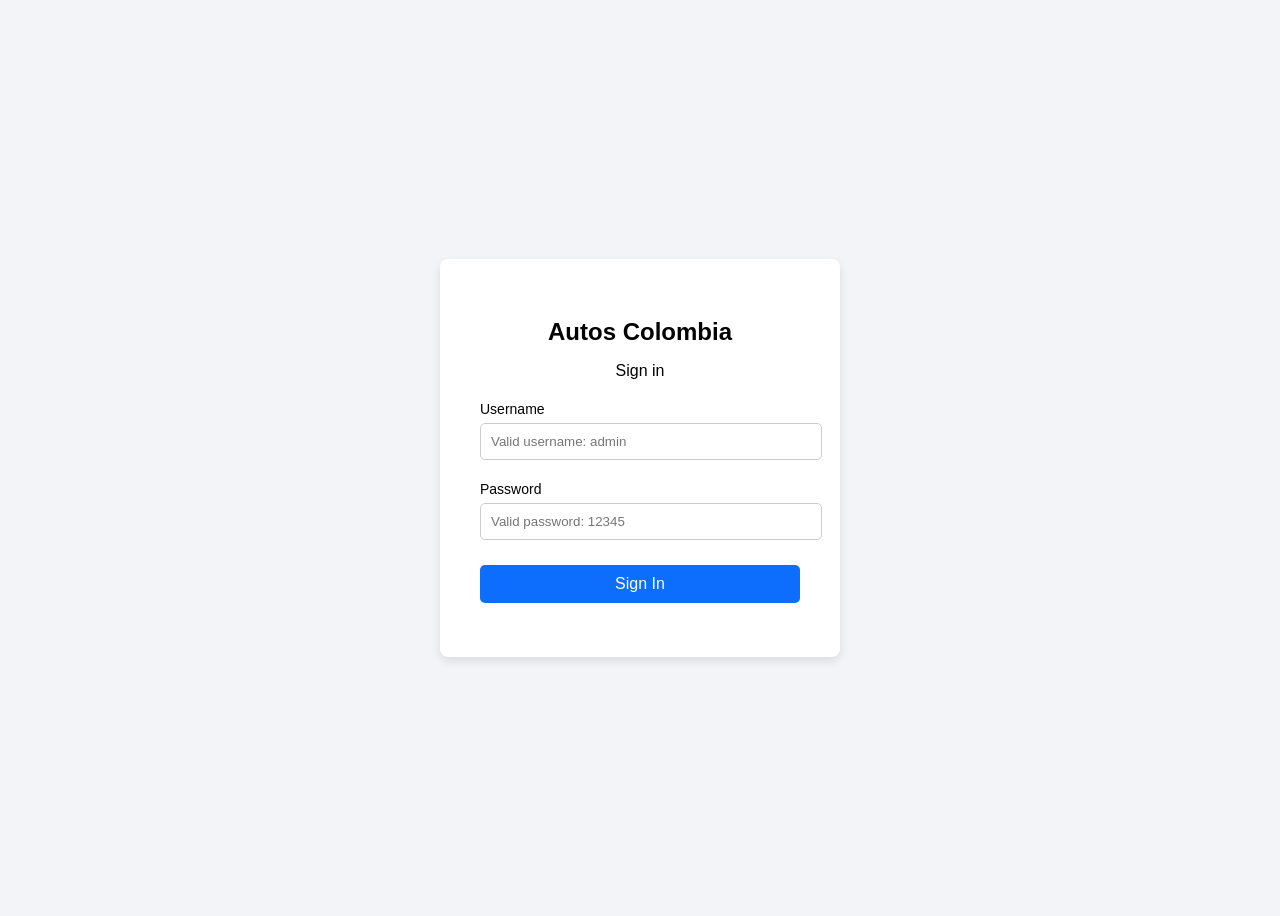
<file: index.html>
<!DOCTYPE html>
<html>
<head>
  <meta http-equiv="refresh" content="0; url=HTML/login.html">
</head>
<body>
  <p>Redirecting... <a href="HTML/login.html">Click here if you are not redirected automatically</a></p>
</body>
</html>
</file>
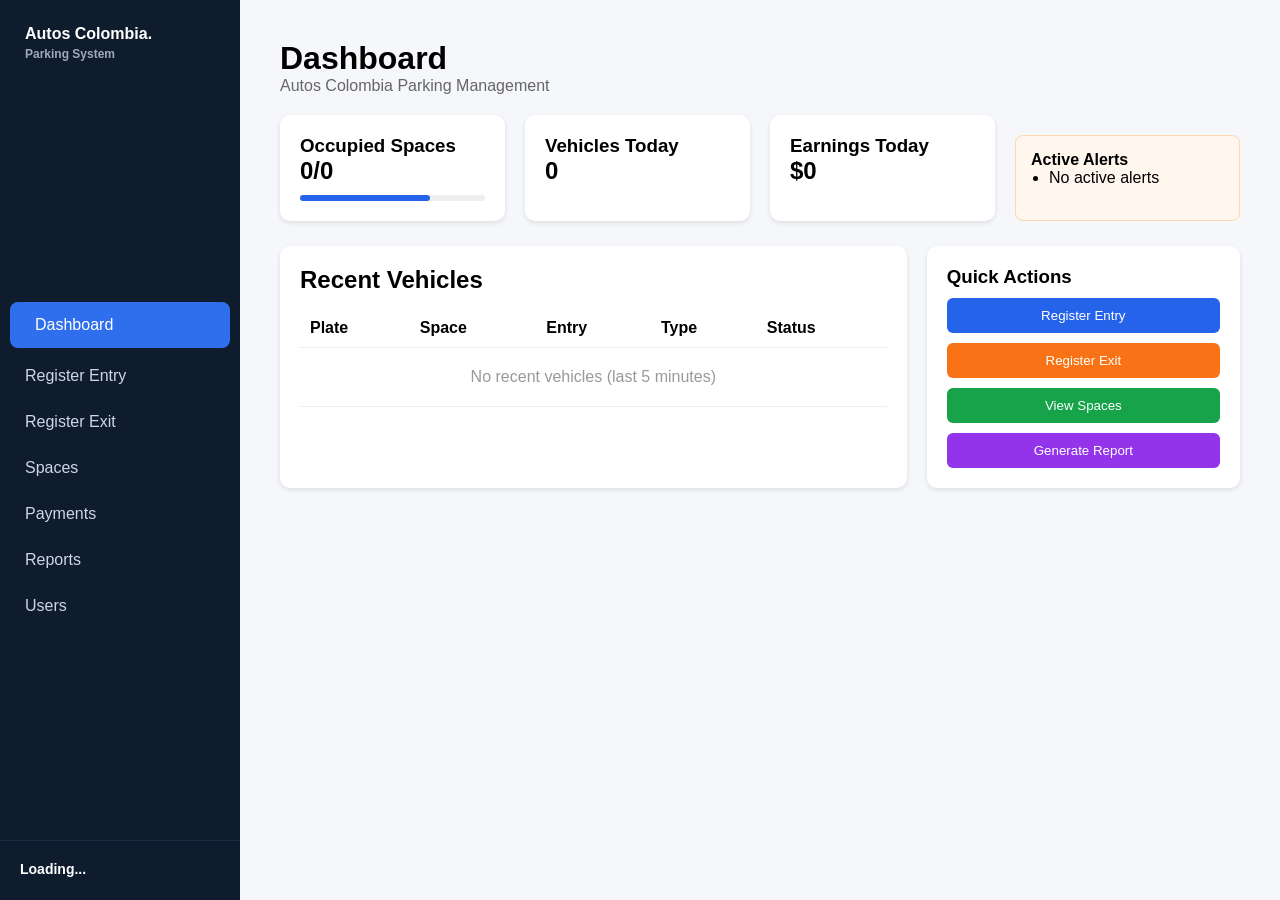
<file: HTML/dashboard.html>
<!DOCTYPE html>
<html lang="en">

<head>
    <meta charset="UTF-8">
    <title>Dashboard - Autos Colombia</title>
    <link rel="stylesheet" href="../CSS/sidebar.css">
    <link rel="stylesheet" href="../CSS/dashboard.css">
</head>

<body>
    <div class="container">
        <!-- SIDEBAR -->
        <aside class="sidebar">
            <div class="logo"> Autos Colombia.
                <p>Parking System</p>
            </div>
            <nav class="menu">
                <a href="dashboard.html" class="active" data-testid="dashboard-link">Dashboard</a>
                <a href="entry.html" data-testid="entry-link">Register Entry</a>
                <a href="registerexit.html" data-testid="exit-link">Register Exit</a>
                <a href="spaces.html" data-testid="spaces-link">Spaces</a>
                <a href="payments.html" data-testid="payments-link">Payments</a>
                <a href="reports.html" data-testid="reports-link">Reports</a>
                <a href="users.html" data-testid="users-link">Users</a>
            </nav>
            <div class="user" id="sidebarUser" onclick="openUserModal()" style="cursor:pointer"
                data-testid="user-profile">
                <strong id="sidebarName" data-testid="user-name">Loading...</strong>
                <p id="sidebarEmail" data-testid="user-email"></p>
                <p id="sidebarRole" data-testid="user-role" style="font-size:11px;color:#5a7ab5;margin-top:2px"></p>
            </div>
            <!-- USER MODAL -->
            <div id="userModal" class="user-modal-overlay" data-testid="user-modal">
                <div class="user-modal">
                    <div class="user-modal-header">
                        <div class="modal-avatar" id="modalAvatar" data-testid="modal-avatar"></div>
                        <div>
                            <p class="user-modal-name" id="modalName" data-testid="modal-name"></p>
                            <p class="user-modal-role" id="modalRole" data-testid="modal-role"></p>
                        </div>
                    </div>
                    <div class="user-modal-fields">
                        <div class="user-modal-field">
                            <span class="user-modal-label">Email</span>
                            <span class="user-modal-value" id="modalEmail" data-testid="modal-email"></span>
                        </div>
                        <div class="user-modal-field">
                            <span class="user-modal-label">Phone</span>
                            <span class="user-modal-value" id="modalPhone" data-testid="modal-phone"></span>
                        </div>
                        <div class="user-modal-field">
                            <span class="user-modal-label">Document</span>
                            <span class="user-modal-value" id="modalDocument" data-testid="modal-document"></span>
                        </div>
                    </div>
                    <div class="user-modal-buttons">
                        <button class="btn-close-modal" onclick="closeUserModal()"
                            data-testid="close-modal-btn">Close</button>
                        <button class="btn-logout" onclick="logout()" data-testid="logout-btn">Log
                            out</button>
                    </div>
                </div>
            </div>
        </aside>
        <!-- MAIN CONTENT -->
        <main class="main">
            <h1 data-testid="dashboard-title">Dashboard</h1>
            <p class="subtitle" data-testid="dashboard-subtitle">Autos Colombia Parking Management</p>
            <!-- CARDS -->
            <div class="cards">
                <div class="card" data-testid="dashboard-occupied-spaces-card">
                    <h3 data-testid="dashboard-occupied-spaces-title">Occupied Spaces</h3>
                    <p class="big" data-testid="dashboard-occupied-spaces-value">0/0</p>
                    <div class="bar">
                        <div class="fill"></div>
                    </div>
                </div>
                <div class="card" data-testid="dashboard-vehicles-today-card">
                    <h3 data-testid="dashboard-vehicles-today-title">Vehicles Today</h3>
                    <p class="big" data-testid="dashboard-vehicles-today-value">0</p>
                </div>
                <div class="card" data-testid="dashboard-earnings-today-card">
                    <h3 data-testid="dashboard-earnings-today-title">Earnings Today</h3>
                    <p class="big" data-testid="dashboard-earnings-today-value">$0</p>
                </div>
                <div class="alert-box" data-testid="dashboard-active-alerts-box">
                    <h4 data-testid="dashboard-active-alerts-title">Active Alerts</h4>
                    <ul id="alertList" data-testid="dashboard-active-alerts-list">
                        <li data-testid="dashboard-no-active-alerts">No active alerts</li>
                    </ul>
                </div>
            </div>
            <!-- CONTENT GRID -->
            <div class="content">
                <!-- TABLE -->
                <div class="table-card">
                    <div class="table-header" data-testid="dashboard-recent-vehicles-header">
                        <h2 data-testid="dashboard-recent-vehicles-title">Recent Vehicles</h2>
                    </div>
                    <table>
                        <thead>
                            <tr>
                                <th>Plate</th>
                                <th>Space</th>
                                <th>Entry</th>
                                <th>Type</th>
                                <th>Status</th>
                            </tr>
                        </thead>
                        <tbody id="vehiclesTable" data-testid="dashboard-recent-vehicles-table">
                        </tbody>
                    </table>
                </div>
                <!-- ACTIONS -->
                <div class="actions" data-testid="dashboard-quick-actions">
                    <h3 data-testid="dashboard-quick-actions-title">Quick Actions</h3>
                    <button class="btn blue" data-testid="dashboard-register-entry-btn">Register Entry</button>
                    <button class="btn orange" data-testid="dashboard-register-exit-btn">Register Exit</button>
                    <button class="btn green" data-testid="dashboard-view-spaces-btn">View Spaces</button>
                    <button class="btn purple" data-testid="dashboard-generate-report-btn">Generate Report</button>
                </div>
            </div>
        </main>
    </div>
    <script src="../JS/sidebar.js"></script>
    <script src="../JS/dashboard.js"></script>
</body>

</html>
</file>
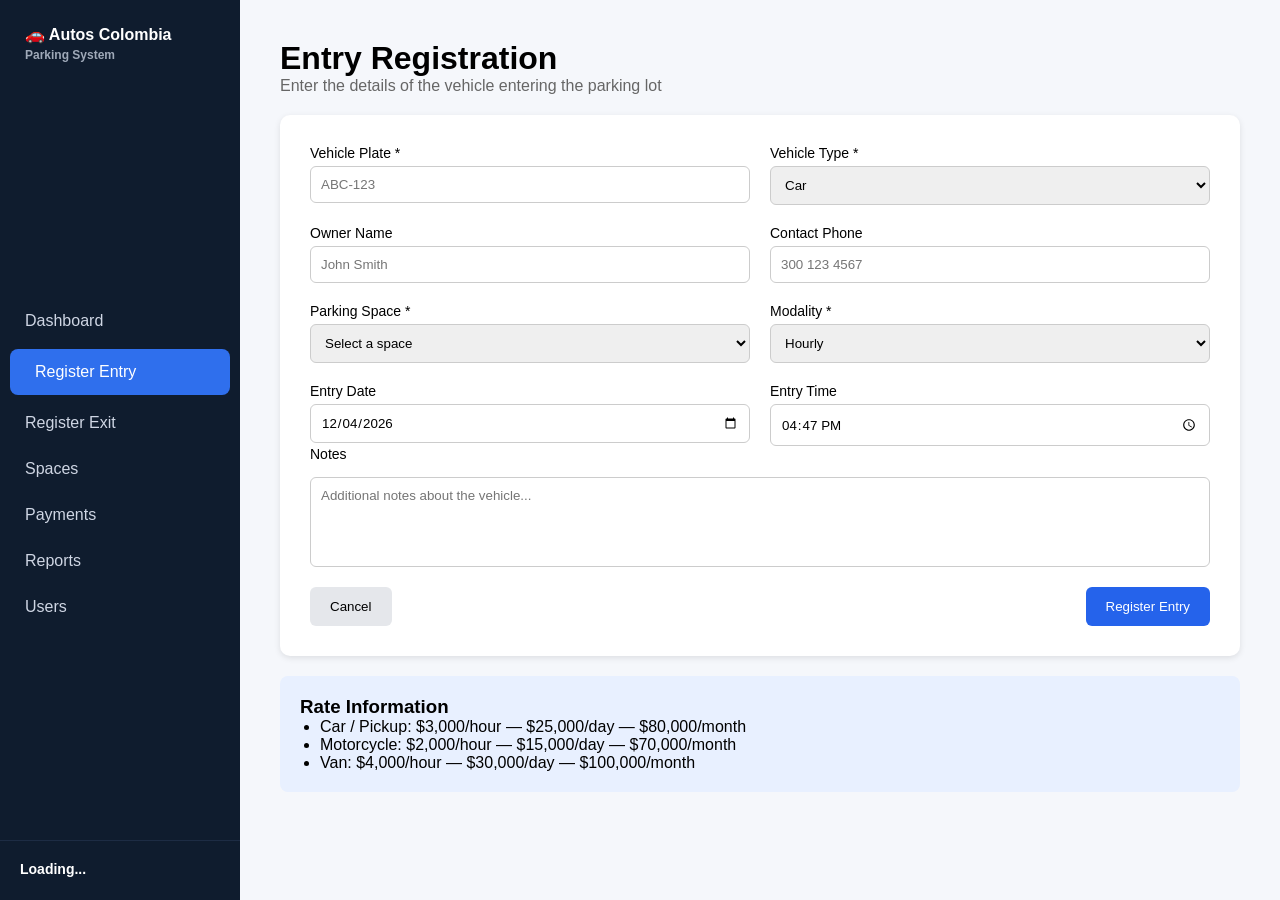
<file: HTML/entry.html>
<!DOCTYPE html>
<html lang="en">

<head>
    <meta charset="UTF-8">
    <meta name="viewport" content="width=device-width, initial-scale=1.0">
    <title>Register Entry - Autos Colombia</title>
    <link rel="stylesheet" href="../CSS/sidebar.css">
    <link rel="stylesheet" href="../CSS/entry.css">
</head>

<body>

    <div class="container">

        <!-- SIDEBAR -->
        <aside class="sidebar">

            <div class="logo">
                🚗 Autos Colombia
                <p>Parking System</p>
            </div>

            <nav class="menu">
                <a href="dashboard.html" data-testid="dashboard-link">Dashboard</a>
                <a class="active" href="entry.html" data-testid="entry-link">Register Entry</a>
                <a href="registerexit.html" data-testid="exit-link">Register Exit</a>
                <a href="spaces.html" data-testid="spaces-link">Spaces</a>
                <a href="payments.html" data-testid="payments-link">Payments</a>
                <a href="reports.html" data-testid="reports-link">Reports</a>
                <a href="users.html" data-testid="users-link">Users</a>
            </nav>

            <div class="user" id="sidebarUser" onclick="openUserModal()" style="cursor:pointer" data-testid="user-profile">
                <strong id="sidebarName" data-testid="user-name">Loading...</strong>
                <p id="sidebarEmail" data-testid="user-email"></p>
                <p id="sidebarRole" style="font-size:11px;color:#5a7ab5;margin-top:2px" data-testid="user-role"></p>
            </div>

            <!-- USER MODAL -->
            <div id="userModal" class="user-modal-overlay" data-testid="user-modal">
                <div class="user-modal">
                    <div class="user-modal-header">
                        <div class="modal-avatar" id="modalAvatar" data-testid="modal-avatar"></div>
                        <div>
                            <p class="user-modal-name" id="modalName" data-testid="modal-name"></p>
                            <p class="user-modal-role" id="modalRole" data-testid="modal-role"></p>
                        </div>
                    </div>
                    <div class="user-modal-fields">
                        <div class="user-modal-field">
                            <span class="user-modal-label">Email</span>
                            <span class="user-modal-value" id="modalEmail" data-testid="modal-email"></span>
                        </div>
                        <div class="user-modal-field">
                            <span class="user-modal-label">Phone</span>
                            <span class="user-modal-value" id="modalPhone" data-testid="modal-phone"></span>
                        </div>
                        <div class="user-modal-field">
                            <span class="user-modal-label">Document</span>
                            <span class="user-modal-value" id="modalDocument" data-testid="modal-document"></span>
                        </div>
                    </div>
                    <div class="user-modal-buttons">
                        <button class="btn-close-modal" onclick="closeUserModal()" data-testid="close-modal-btn">Close</button>
                        <button class="btn-logout" onclick="logout()" data-testid="logout-btn">Log out</button>
                    </div>
                </div>
            </div>

        </aside>


        <!-- MAIN -->
        <main class="main">

            <h1 data-testid="entry-title">Entry Registration</h1>
            <p class="subtitle">Enter the details of the vehicle entering the parking lot</p>

            <div class="card">

                <form id="entryForm" data-testid="entry-form">

                    <div class="grid">

                        <div id="monthlyNotice" class="monthly-notice" style="display:none; grid-column: 1 / -1;" data-testid="entry-monthly-notice"></div>

                        <div class="form-group">
                            <label>Vehicle Plate *</label>
                            <input type="text" id="plate" placeholder="ABC-123" required data-testid="entry-plate-input">
                        </div>

                        <div class="form-group">
                            <label>Vehicle Type *</label>
                            <select id="type" onchange="updateSpots()" data-testid="entry-type-select">
                                <option value="Car">Car</option>
                                <option value="Motorcycle">Motorcycle</option>
                                <option value="Pickup">Pickup</option>
                                <option value="Van">Van</option>
                            </select>
                        </div>

                        <div class="form-group">
                            <label>Owner Name</label>
                            <input type="text" id="owner" placeholder="John Smith" data-testid="entry-owner-input">
                        </div>

                        <div class="form-group">
                            <label>Contact Phone</label>
                            <input type="text" id="phone" placeholder="300 123 4567" data-testid="entry-phone-input">
                        </div>

                        <div class="form-group">
                            <label>Parking Space *</label>
                            <select id="space" data-testid="entry-space-select">
                                <option value="">Loading spaces...</option>
                            </select>
                        </div>

                        <div class="form-group">
                            <label>Modality *</label>
                            <select id="modality" data-testid="entry-modality-select">
                                <option value="hour">Hourly</option>
                                <option value="day">Daily</option>
                                <option value="monthly">Monthly</option>
                            </select>
                        </div>

                        <div class="form-group">
                            <label>Entry Date</label>
                            <input type="date" id="date" data-testid="entry-date-input">
                        </div>

                        <div class="form-group">
                            <label>Entry Time</label>
                            <input type="time" id="time" data-testid="entry-time-input">
                        </div>

                    </div>

                    <div class="form-group">
                        <label>Notes</label>
                        <textarea id="notes" placeholder="Additional notes about the vehicle..." data-testid="entry-notes-input"></textarea>
                    </div>

                    <div class="buttons">
                        <button type="button" class="btn cancel" onclick="window.location.href='dashboard.html'" data-testid="entry-cancel-btn">Cancel</button>
                        <button type="submit" class="btn primary" data-testid="entry-submit-btn">Register Entry</button>
                    </div>

                </form>

            </div>

            <div class="rates" data-testid="entry-rates-info">
                <h3>Rate Information</h3>
                <ul>
                    <li>Car / Pickup: $3,000/hour — $25,000/day — $80,000/month</li>
                    <li>Motorcycle: $2,000/hour — $15,000/day — $70,000/month</li>
                    <li>Van: $4,000/hour — $30,000/day — $100,000/month</li>
                </ul>
            </div>

        </main>

    </div>

    <script src="../JS/sidebar.js"></script>
    <script src="../JS/entry.js"></script>

</body>
</html>
</file>
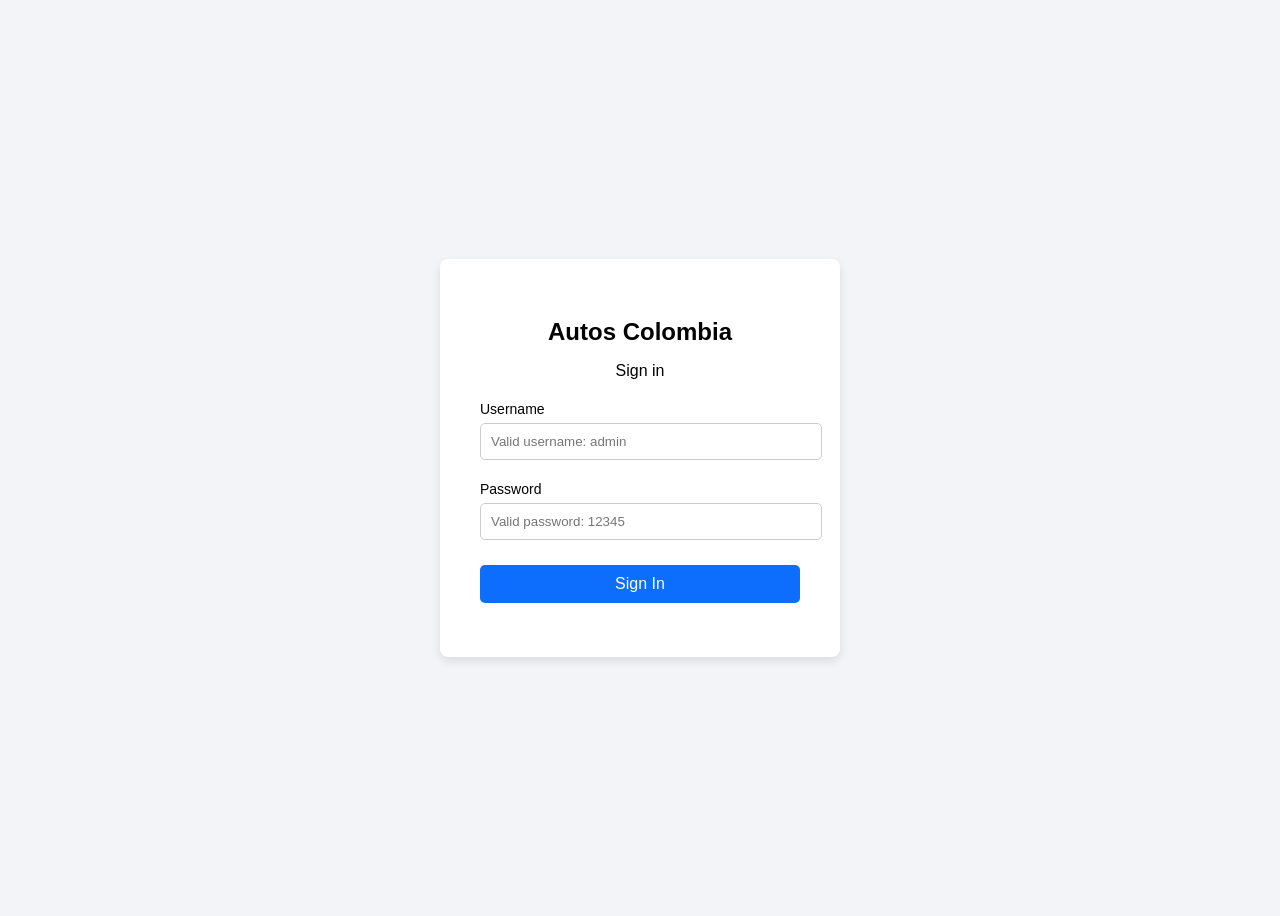
<file: HTML/login.html>
<!DOCTYPE html>
<html lang="en">
<head>
<meta charset="UTF-8">
<title>Login - Autos Colombia</title>

<!-- path to the CSS -->
<link rel="stylesheet" href="../CSS/login.css">

</head>

<body>

<div class="login-container">

    <h2>Autos Colombia</h2>
    <p>Sign in</p>

    <form id="loginForm" data-testid="login-form">

        <div class="input-group">
            <label>Username</label>
            <input type="text" id="username" data-testid="login-username-input" placeholder="Valid username: admin">
        </div>

        <div class="input-group">
            <label>Password</label>
            <input type="password" id="password" data-testid="login-password-input" placeholder="Valid password: 12345">
        </div>

        <button type="submit" class="btn-login" data-testid="login-submit-button">Sign In</button>

        <p id="errorMessage" class="error" data-testid="login-error-message"></p>

    </form>

</div>

<!-- path to the JS -->
<script src="../JS/login.js"></script>

</body>
</html>
</file>
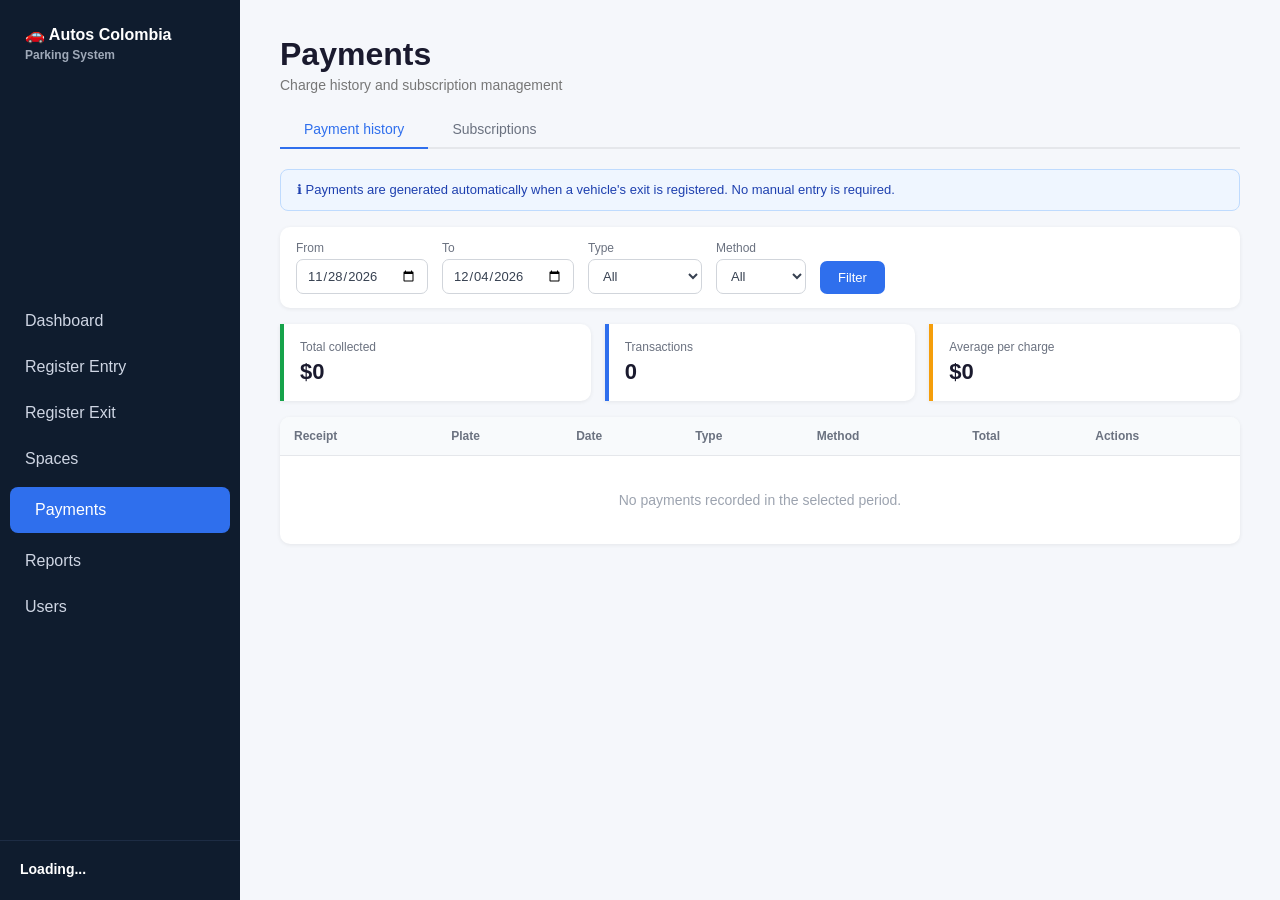
<file: HTML/payments.html>
<!DOCTYPE html>
<html lang="en">

<head>
    <meta charset="UTF-8">
    <meta name="viewport" content="width=device-width, initial-scale=1.0">
    <title>Payments - Autos Colombia</title>
    <link rel="stylesheet" href="../CSS/sidebar.css">
    <link rel="stylesheet" href="../CSS/payments.css">
</head>

<body>

    <div class="container">

        <!-- SIDEBAR -->
        <aside class="sidebar">
            <div class="logo">
                🚗 Autos Colombia
                <p>Parking System</p>
            </div>
            <nav class="menu">
                <a href="dashboard.html" data-testid="dashboard-link">Dashboard</a>
                <a href="entry.html" data-testid="entry-link">Register Entry</a>
                <a href="registerexit.html" data-testid="exit-link">Register Exit</a>
                <a href="spaces.html" data-testid="spaces-link">Spaces</a>
                <a class="active" href="payments.html" data-testid="payments-link">Payments</a>
                <a href="reports.html" data-testid="reports-link">Reports</a>
                <a href="users.html" data-testid="users-link">Users</a>
            </nav>
            <div class="user" id="sidebarUser" onclick="openUserModal()" style="cursor:pointer" data-testid="user-profile">
                <strong id="sidebarName" data-testid="user-name">Loading...</strong>
                <p id="sidebarEmail" data-testid="user-email"></p>
                <p id="sidebarRole" style="font-size:11px;color:#5a7ab5;margin-top:2px" data-testid="user-role"></p>
            </div>

            <!-- USER MODAL -->
            <div id="userModal" class="user-modal-overlay" data-testid="user-modal">
                <div class="user-modal">
                    <div class="user-modal-header">
                        <div class="modal-avatar" id="modalAvatar" data-testid="modal-avatar"></div>
                        <div>
                            <p class="user-modal-name" id="modalName" data-testid="modal-name"></p>
                            <p class="user-modal-role" id="modalRole" data-testid="modal-role"></p>
                        </div>
                    </div>
                    <div class="user-modal-fields">
                        <div class="user-modal-field">
                            <span class="user-modal-label">Email</span>
                            <span class="user-modal-value" id="modalEmail" data-testid="modal-email"></span>
                        </div>
                        <div class="user-modal-field">
                            <span class="user-modal-label">Phone</span>
                            <span class="user-modal-value" id="modalPhone" data-testid="modal-phone"></span>
                        </div>
                        <div class="user-modal-field">
                            <span class="user-modal-label">Document</span>
                            <span class="user-modal-value" id="modalDocument" data-testid="modal-document"></span>
                        </div>
                    </div>
                    <div class="user-modal-buttons">
                        <button class="btn-close-modal" onclick="closeUserModal()" data-testid="close-modal-btn">Close</button>
                        <button class="btn-logout" onclick="logout()" data-testid="logout-btn">Log out</button>
                    </div>
                </div>
            </div>
        </aside>


        <!-- MAIN -->
        <main class="main">

            <h1 data-testid="payments-title">Payments</h1>
            <p class="subtitle">Charge history and subscription management</p>

            <!-- TABS -->
            <div class="tabs-bar">
                <button class="tab active" id="tabHistory" onclick="switchTab('history')" data-testid="payments-history-tab">
                    Payment history
                </button>
                <button class="tab" id="tabSubscriptions" onclick="switchTab('subscriptions')" data-testid="payments-subscriptions-tab">
                    Subscriptions
                </button>
            </div>


            <!-- ═══════════════════════════════════════════════════
                 TAB 1 — PAYMENT HISTORY
            ════════════════════════════════════════════════════ -->
            <div id="historyView" data-testid="payments-history-view">

                <!-- Info note -->
                <div class="info-note">
                    ℹ Payments are generated automatically when a vehicle's exit is registered.
                    No manual entry is required.
                </div>

                <!-- Filters -->
                <div class="filters-bar">
                    <div class="filter-group">
                        <label>From</label>
                        <input type="date" id="hFrom" data-testid="payments-from-input">
                    </div>
                    <div class="filter-group">
                        <label>To</label>
                        <input type="date" id="hTo" data-testid="payments-to-input">
                    </div>
                    <div class="filter-group">
                        <label>Type</label>
                        <select id="hType" data-testid="payments-type-select">
                            <option value="">All</option>
                            <option value="time">By time</option>
                            <option value="monthly">Subscription</option>
                        </select>
                    </div>
                    <div class="filter-group">
                        <label>Method</label>
                        <select id="hMethod" data-testid="payments-method-select">
                            <option value="">All</option>
                            <option value="Cash">Cash</option>
                            <option value="Transfer">Transfer</option>
                            <option value="Card">Card</option>
                        </select>
                    </div>
                    <button class="btn-filter" onclick="applyHistoryFilters()" data-testid="payments-filter-btn">Filter</button>
                </div>

                <!-- Summary cards -->
                <div class="stats-grid">
                    <div class="stat-card income">
                        <p>Total collected</p>
                        <h2 id="statTotal" data-testid="payments-total-value">$0</h2>
                    </div>
                    <div class="stat-card transaction">
                        <p>Transactions</p>
                        <h2 id="statCount" data-testid="payments-count-value">0</h2>
                    </div>
                    <div class="stat-card average">
                        <p>Average per charge</p>
                        <h2 id="statAverage" data-testid="payments-average-value">$0</h2>
                    </div>
                </div>

                <!-- Table -->
                <div class="table-card">
                    <table>
                        <thead>
                            <tr>
                                <th>Receipt</th>
                                <th>Plate</th>
                                <th>Date</th>
                                <th>Type</th>
                                <th>Method</th>
                                <th>Total</th>
                                <th>Actions</th>
                            </tr>
                        </thead>
                        <tbody id="historyTable" data-testid="payments-history-table">
                        </tbody>
                    </table>
                    <p id="noPayments" class="no-results" style="display:none" data-testid="payments-empty-message">
                        No payments recorded in the selected period.
                    </p>
                </div>

            </div><!-- /historyView -->


            <!-- ═══════════════════════════════════════════════════
                 TAB 2 — SUBSCRIPTIONS
            ════════════════════════════════════════════════════ -->
            <div id="subscriptionsView" style="display:none" data-testid="payments-subscriptions-view">

                <!-- Summary cards -->
                <div class="stats-grid">
                    <div class="stat-card active">
                        <p>Active</p>
                        <h2 id="sStatActive" data-testid="subscriptions-active-value">0</h2>
                    </div>
                    <div class="stat-card upcoming">
                        <p>Expiring soon</p>
                        <h2 id="sStatUpcoming" data-testid="subscriptions-upcoming-value">0</h2>
                    </div>
                    <div class="stat-card expired">
                        <p>Expired</p>
                        <h2 id="sStatExpired" data-testid="subscriptions-expired-value">0</h2>
                    </div>
                </div>

                <!-- Expired alert -->
                <div id="expiredAlert" class="expired-alert" style="display:none" data-testid="subscriptions-expired-alert"></div>

                <!-- Subscriptions top bar -->
                <div class="top-bar-subs">
                    <input type="text" id="subSearch" placeholder="Search by plate or owner..."
                        oninput="filterSubscriptions()" data-testid="subscriptions-search-input">
                    <button class="btn-primary" onclick="openNewSubscriptionModal()" data-testid="subscriptions-new-btn">+ New Subscription</button>
                </div>

                <!-- Table -->
                <div class="table-card">
                    <table>
                        <thead>
                            <tr>
                                <th>Plate</th>
                                <th>Owner</th>
                                <th>Type</th>
                                <th>Expiration</th>
                                <th>Status</th>
                                <th>Actions</th>
                            </tr>
                        </thead>
                        <tbody id="subscriptionsTable" data-testid="subscriptions-table">
                        </tbody>
                    </table>
                    <p id="noSubscriptions" class="no-results" style="display:none" data-testid="subscriptions-empty-message">
                        No subscriptions registered.
                    </p>
                </div>

            </div><!-- /subscriptionsView -->


            <!-- ═══════════════════════════════════════════════════
                 PAYMENT RECEIPT MODAL
            ════════════════════════════════════════════════════ -->
            <div id="receiptModal" class="receipt-overlay" style="display:none" data-testid="payments-receipt-modal">
                <div class="receipt-card">
                    <div class="receipt-header">
                        <div class="receipt-title">🚗 Autos Colombia</div>
                        <div class="receipt-subtitle">Parking System — Payment Receipt</div>
                    </div>
                    <div class="receipt-num" id="receiptNumber" data-testid="payments-receipt-number"></div>
                    <div class="receipt-body">
                        <div class="receipt-check">✓</div>
                        <div class="receipt-plate-wrap">
                            <span class="receipt-plate" id="recPlate" data-testid="payments-receipt-plate"></span>
                            <span class="receipt-sub"   id="recTypeSpace" data-testid="payments-receipt-type-space"></span>
                        </div>
                        <div class="receipt-rows" id="receiptRows" data-testid="payments-receipt-rows"></div>
                        <div class="receipt-total" id="receiptTotal" data-testid="payments-receipt-total"></div>
                    </div>
                    <div class="receipt-footer">
                        <button onclick="window.print()" data-testid="payments-receipt-print-btn">🖨 Print</button>
                        <button class="btn-close-receipt" onclick="closeReceipt()" data-testid="payments-receipt-close-btn">Close</button>
                    </div>
                </div>
            </div>


            <!-- ═══════════════════════════════════════════════════
                 NEW / RENEW SUBSCRIPTION MODAL
            ════════════════════════════════════════════════════ -->
            <div id="subscriptionModal" class="modal-overlay" style="display:none" data-testid="subscription-modal">
                <div class="modal">
                    <h3 id="subModalTitle" data-testid="subscription-modal-title">New Subscription</h3>

                    <div class="form-group">
                        <label>Vehicle plate *</label>
                        <input type="text" id="subPlate" placeholder="ABC-123" data-testid="subscription-plate-input">
                    </div>
                    <div class="form-group">
                        <label>Owner *</label>
                        <input type="text" id="subOwner" placeholder="Full name" data-testid="subscription-owner-input">
                    </div>
                    <div class="form-group">
                        <label>Vehicle type *</label>
                        <select id="subType" data-testid="subscription-type-select">
                            <option value="Car">Car — $80,000/month</option>
                            <option value="Motorcycle">Motorcycle — $70,000/month</option>
                            <option value="Pickup">Pickup — $80,000/month</option>
                            <option value="Van">Van — $100,000/month</option>
                        </select>
                    </div>
                    <div class="form-group">
                        <label>Payment method *</label>
                        <select id="subMethod" data-testid="subscription-method-select">
                            <option value="Cash">Cash</option>
                            <option value="Transfer">Transfer</option>
                            <option value="Card">Card</option>
                        </select>
                    </div>

                    <div class="modal-buttons">
                        <button class="btn-cancel" onclick="closeSubscriptionModal()" data-testid="subscription-cancel-btn">Cancel</button>
                        <button class="btn-primary" onclick="saveSubscription()" data-testid="subscription-save-btn">Save</button>
                    </div>
                </div>
            </div>

        </main>

    </div>

    <script src="../JS/sidebar.js"></script>
    <script src="../JS/payments.js"></script>

</body>

</html>
</file>
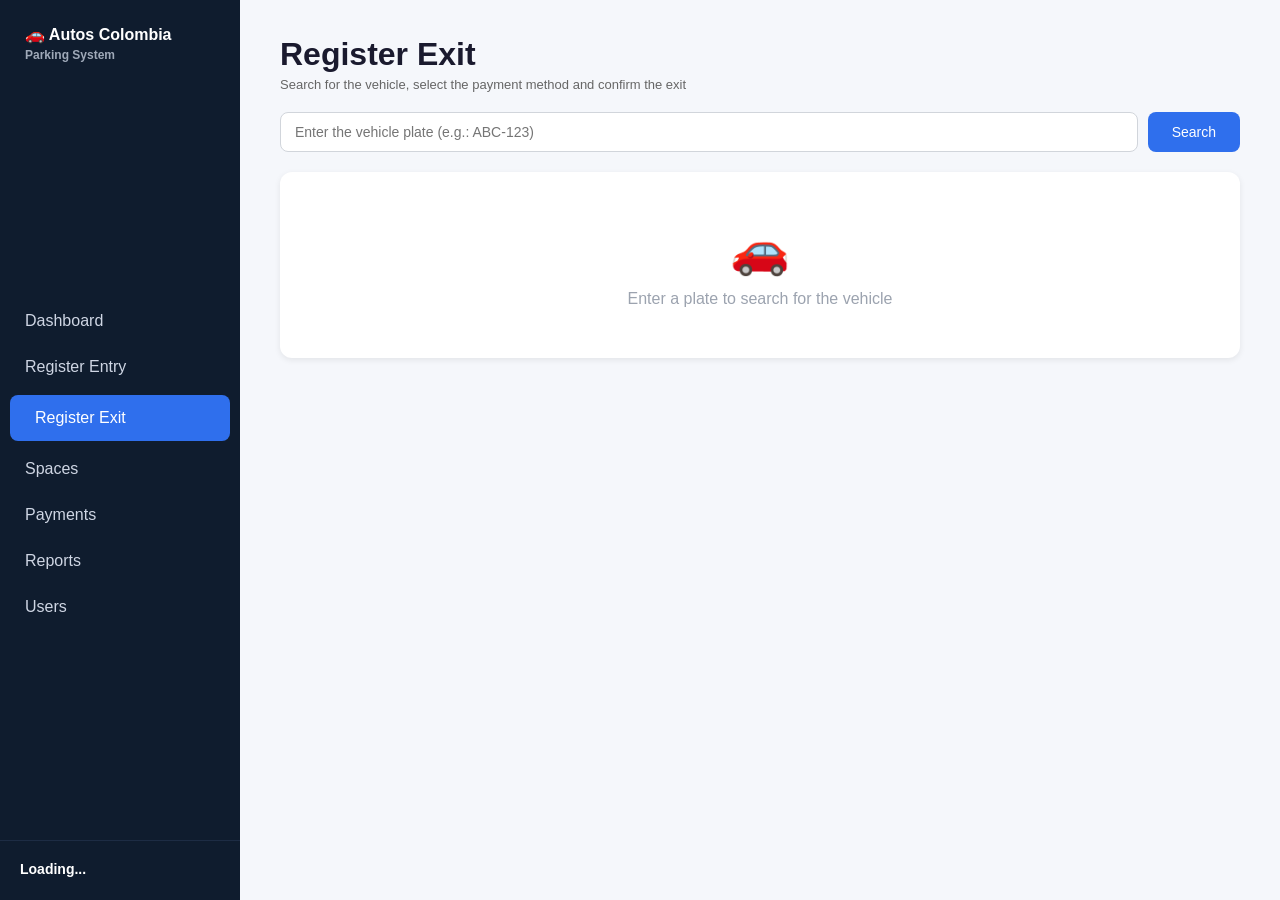
<file: HTML/registerexit.html>
<!DOCTYPE html>
<html lang="en">

<head>
    <meta charset="UTF-8">
    <meta name="viewport" content="width=device-width, initial-scale=1.0">
    <title>Register Exit - Autos Colombia</title>
    <link rel="stylesheet" href="../CSS/sidebar.css">
    <link rel="stylesheet" href="../CSS/registerexit.css">
</head>

<body>

    <div class="container">

        <!-- SIDEBAR -->
        <aside class="sidebar">
            <div class="logo">
                🚗 Autos Colombia
                <p>Parking System</p>
            </div>
            <nav class="menu">
                <a href="dashboard.html" data-testid="dashboard-link">Dashboard</a>
                <a href="entry.html" data-testid="entry-link">Register Entry</a>
                <a class="active" href="registerexit.html" data-testid="exit-link">Register Exit</a>
                <a href="spaces.html" data-testid="spaces-link">Spaces</a>
                <a href="payments.html" data-testid="payments-link">Payments</a>
                <a href="reports.html" data-testid="reports-link">Reports</a>
                <a href="users.html" data-testid="users-link">Users</a>
            </nav>
            <div class="user" id="sidebarUser" onclick="openUserModal()" style="cursor:pointer" data-testid="user-profile">
                <strong id="sidebarName" data-testid="user-name">Loading...</strong>
                <p id="sidebarEmail" data-testid="user-email"></p>
                <p id="sidebarRole" style="font-size:11px;color:#5a7ab5;margin-top:2px" data-testid="user-role"></p>
            </div>

            <!-- USER MODAL -->
            <div id="userModal" class="user-modal-overlay" data-testid="user-modal">
                <div class="user-modal">
                    <div class="user-modal-header">
                        <div class="modal-avatar" id="modalAvatar" data-testid="modal-avatar"></div>
                        <div>
                            <p class="user-modal-name" id="modalName" data-testid="modal-name"></p>
                            <p class="user-modal-role" id="modalRole" data-testid="modal-role"></p>
                        </div>
                    </div>
                    <div class="user-modal-fields">
                        <div class="user-modal-field">
                            <span class="user-modal-label">Email</span>
                            <span class="user-modal-value" id="modalEmail" data-testid="modal-email"></span>
                        </div>
                        <div class="user-modal-field">
                            <span class="user-modal-label">Phone</span>
                            <span class="user-modal-value" id="modalPhone" data-testid="modal-phone"></span>
                        </div>
                        <div class="user-modal-field">
                            <span class="user-modal-label">Document</span>
                            <span class="user-modal-value" id="modalDocument" data-testid="modal-document"></span>
                        </div>
                    </div>
                    <div class="user-modal-buttons">
                        <button class="btn-close-modal" onclick="closeUserModal()" data-testid="close-modal-btn">Close</button>
                        <button class="btn-logout" onclick="logout()" data-testid="logout-btn">Log out</button>
                    </div>
                </div>
            </div>
        </aside>


        <!-- CONTENT -->
        <main class="main">

            <h1 data-testid="exit-title">Register Exit</h1>
            <p class="subtitle">Search for the vehicle, select the payment method and confirm the exit</p>

            <!-- SEARCH BOX -->
            <div class="search-box">
                <input type="text" id="plate" placeholder="Enter the vehicle plate (e.g.: ABC-123)" data-testid="exit-plate-input"/>
                <button onclick="searchVehicle()" data-testid="exit-search-btn">Search</button>
            </div>

            <!-- EMPTY MESSAGE -->
            <div class="result" id="placeholder" data-testid="exit-placeholder">
                <div class="car-icon">🚗</div>
                <p>Enter a plate to search for the vehicle</p>
            </div>

            <!-- NOT FOUND -->
            <div class="result result-error" id="notFound" style="display:none" data-testid="exit-not-found">
                <div class="car-icon">❌</div>
                <p id="notFoundMsg" data-testid="exit-not-found-message"></p>
            </div>

            <!-- VEHICLE INFORMATION -->
            <div class="vehicle-card" id="info" style="display:none" data-testid="exit-vehicle-card">

                <div class="vehicle-header">
                    <h2 id="vPlate" data-testid="exit-vehicle-plate"></h2>
                    <span class="badge-type" id="vType" data-testid="exit-vehicle-type"></span>
                </div>

                <div class="vehicle-grid">

                    <div class="vehicle-field">
                        <span class="field-label">Space</span>
                        <span class="field-value" id="vSpace" data-testid="exit-vehicle-space"></span>
                    </div>

                    <div class="vehicle-field">
                        <span class="field-label">Modality</span>
                        <span class="field-value" id="vModality" data-testid="exit-vehicle-modality"></span>
                    </div>

                    <div class="vehicle-field">
                        <span class="field-label">Entry time</span>
                        <span class="field-value" id="vEntry" data-testid="exit-vehicle-entry"></span>
                    </div>

                    <div class="vehicle-field">
                        <span class="field-label">Exit time</span>
                        <span class="field-value" id="vExit" data-testid="exit-vehicle-exit"></span>
                    </div>

                    <div class="vehicle-field">
                        <span class="field-label">Total time</span>
                        <span class="field-value" id="vDuration" data-testid="exit-vehicle-duration"></span>
                    </div>

                    <div class="vehicle-field">
                        <span class="field-label">Charge detail</span>
                        <span class="field-value" id="vDetail" data-testid="exit-vehicle-detail"></span>
                    </div>

                </div>

                <!-- REGULAR CHARGE -->
                <div id="chargeSection" class="charge-box" data-testid="exit-charge-section">
                    <div class="charge-label">Total to pay</div>
                    <div class="charge-value" id="vPayment" data-testid="exit-total-value"></div>

                    <!-- PAYMENT METHOD — only visible on regular charge -->
                    <div class="payment-method-section">
                        <div class="method-label">Payment method</div>
                        <div class="method-options">
                            <button class="btn-method active" data-method="Cash"     onclick="selectMethod(this)" data-testid="exit-method-cash-btn">💵 Cash</button>
                            <button class="btn-method"        data-method="Transfer" onclick="selectMethod(this)" data-testid="exit-method-transfer-btn">🏦 Transfer</button>
                            <button class="btn-method"        data-method="Card"     onclick="selectMethod(this)" data-testid="exit-method-card-btn">💳 Card</button>
                        </div>
                    </div>
                </div>

                <!-- MONTHLY: no charge -->
                <div id="monthlySection" class="monthly-box" style="display:none" data-testid="exit-monthly-section">
                    <div class="monthly-icon">ℹ️</div>
                    <div>
                        <strong>Customer with active subscription</strong>
                        <p>This vehicle has a valid monthly contract. No additional charge is made for the exit.</p>
                    </div>
                </div>

                <!-- AUTOMATIC FLOW NOTE -->
                <div class="flow-note">
                    ✓ On confirmation: the exit is registered, the spot is freed and the payment becomes available in
                    <strong>Payments → History</strong> automatically.
                </div>

                <button class="exit-btn" onclick="registerExit()" data-testid="exit-confirm-btn">
                    Confirm Exit and Payment
                </button>

            </div>

        </main>

    </div>

    <!-- RECEIPT MODAL —-->
    <div id="receiptModal" class="receipt-overlay" style="display:none" data-testid="exit-receipt-modal">
        <div class="receipt-card">
            <div class="receipt-header">
                <div class="receipt-title">🚗 Autos Colombia</div>
                <div class="receipt-subtitle">Parking System — Payment Receipt</div>
            </div>
            <div class="receipt-num" id="receiptNumber" data-testid="exit-receipt-number"></div>
            <div class="receipt-body">
                <div class="receipt-check">✓</div>
                <div class="receipt-plate-wrap">
                    <span class="receipt-plate" id="recPlate" data-testid="exit-receipt-plate"></span>
                    <span class="receipt-sub" id="recTypeSpace" data-testid="exit-receipt-type-space"></span>
                </div>
                <div class="receipt-rows" id="receiptRows" data-testid="exit-receipt-rows"></div>
                <div class="receipt-total" id="receiptTotal" data-testid="exit-receipt-total"></div>
            </div>
            <div class="receipt-footer">
                <button onclick="window.print()" data-testid="exit-receipt-print-btn">🖨 Print</button>
                <button class="btn-close-receipt" onclick="closeReceipt()" data-testid="exit-receipt-close-btn">Close</button>
            </div>
        </div>
    </div>

    <script src="../JS/sidebar.js"></script>
    <script src="../JS/registerexit.js"></script>

</body>

</html>
</file>
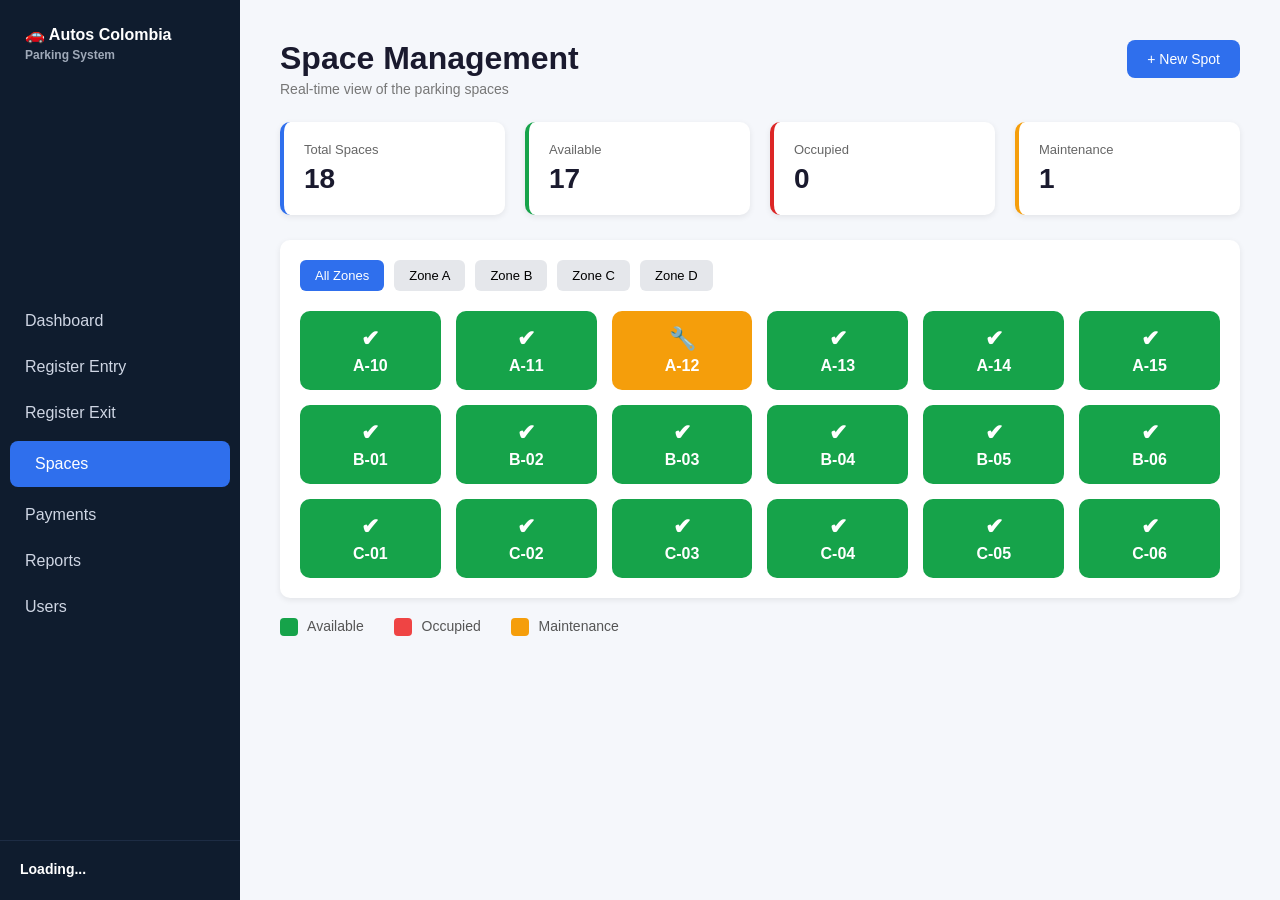
<file: HTML/spaces.html>
<!DOCTYPE html>
<html lang="en">

<head>
    <meta charset="UTF-8">
    <meta name="viewport" content="width=device-width, initial-scale=1.0">
    <title>Space Management - Autos Colombia</title>
    <link rel="stylesheet" href="../CSS/sidebar.css">
    <link rel="stylesheet" href="../CSS/spaces.css">
</head>

<body>

    <!-- SIDEBAR -->
    <aside class="sidebar">

        <div class="logo">
            🚗 Autos Colombia
            <p>Parking System</p>
        </div>

        <nav class="menu">
            <a href="dashboard.html" data-testid="dashboard-link">Dashboard</a>
            <a href="entry.html" data-testid="entry-link">Register Entry</a>
            <a href="registerexit.html" data-testid="exit-link">Register Exit</a>
            <a class="active" href="spaces.html" data-testid="spaces-link">Spaces</a>
            <a href="payments.html" data-testid="payments-link">Payments</a>
                <a href="reports.html" data-testid="reports-link">Reports</a>
            <a href="users.html" data-testid="users-link">Users</a>
        </nav>

        <div class="user" id="sidebarUser" onclick="openUserModal()" style="cursor:pointer" data-testid="user-profile">
            <strong id="sidebarName" data-testid="user-name">Loading...</strong>
            <p id="sidebarEmail" data-testid="user-email"></p>
            <p id="sidebarRole" style="font-size:11px;color:#5a7ab5;margin-top:2px" data-testid="user-role"></p>
        </div>

    </aside>

    <!-- USER MODAL -->
    <div id="userModal" class="user-modal-overlay" data-testid="user-modal">
        <div class="user-modal">
            <div class="user-modal-header">
                <div class="modal-avatar" id="modalAvatar" data-testid="modal-avatar"></div>
                <div>
                    <p class="user-modal-name" id="modalName" data-testid="modal-name"></p>
                    <p class="user-modal-role" id="modalRole" data-testid="modal-role"></p>
                </div>
            </div>
            <div class="user-modal-fields">
                <div class="user-modal-field">
                    <span class="user-modal-label">Email</span>
                    <span class="user-modal-value" id="modalEmail" data-testid="modal-email"></span>
                </div>
                <div class="user-modal-field">
                    <span class="user-modal-label">Phone</span>
                    <span class="user-modal-value" id="modalPhone" data-testid="modal-phone"></span>
                </div>
                <div class="user-modal-field">
                    <span class="user-modal-label">Document</span>
                    <span class="user-modal-value" id="modalDocument" data-testid="modal-document"></span>
                </div>
            </div>
            <div class="user-modal-buttons">
                <button class="btn-close-modal" onclick="closeUserModal()" data-testid="close-modal-btn">Close</button>
                <button class="btn-logout" onclick="logout()" data-testid="logout-btn">Log out</button>
            </div>
        </div>
    </div>


    <!-- CONTENT -->
    <main class="main">

        <div class="main-header">
            <div>
                <h1 data-testid="spaces-title">Space Management</h1>
                <p class="subtitle">Real-time view of the parking spaces</p>
            </div>
            <button class="btn-primary" onclick="showSpotForm()" data-testid="spaces-new-spot-btn">+ New Spot</button>
        </div>


        <!-- SUMMARY -->
        <div class="cards">
            <div class="card total">
                <p>Total Spaces</p>
                <h2 id="total" data-testid="spaces-total-value">0</h2>
            </div>
            <div class="card available">
                <p>Available</p>
                <h2 id="available" data-testid="spaces-available-value">0</h2>
            </div>
            <div class="card occupied">
                <p>Occupied</p>
                <h2 id="occupied" data-testid="spaces-occupied-value">0</h2>
            </div>
            <div class="card maintenance">
                <p>Maintenance</p>
                <h2 id="maintenance" data-testid="spaces-maintenance-value">0</h2>
            </div>
        </div>


        <!-- SPACES GRID -->
        <div class="parking-container">

            <div class="zone-filters">
                <button class="filter active" onclick="filterZone('all', this)" data-testid="spaces-filter-all-btn">All Zones</button>
                <button class="filter" onclick="filterZone('A', this)" data-testid="spaces-filter-a-btn">Zone A</button>
                <button class="filter" onclick="filterZone('B', this)" data-testid="spaces-filter-b-btn">Zone B</button>
                <button class="filter" onclick="filterZone('C', this)" data-testid="spaces-filter-c-btn">Zone C</button>
                <button class="filter" onclick="filterZone('D', this)" data-testid="spaces-filter-d-btn">Zone D</button>
            </div>

            <div class="parking-grid" id="parkingGrid" data-testid="spaces-grid"></div>

        </div>


        <!-- LEGEND -->
        <div class="legend">
            <div><span class="box available"></span> Available</div>
            <div><span class="box occupied"></span> Occupied</div>
            <div><span class="box maintenance"></span> Maintenance</div>
        </div>


        <!-- MODAL: CHANGE STATUS -->
        <div id="statusModal" class="modal-overlay" style="display:none" data-testid="spaces-status-modal">
            <div class="modal">
                <h3>Spot <span id="modalSpotId" data-testid="spaces-modal-spot-id"></span></h3>
                <p class="modal-current-status">Current status: <span id="modalCurrentStatus" data-testid="spaces-modal-current-status"></span></p>

                <div class="status-options">
                    <button class="btn-status available" onclick="applyStatus('available')" data-testid="spaces-status-available-btn">✔ Available</button>
                    <button class="btn-status occupied" onclick="applyStatus('occupied')" data-testid="spaces-status-occupied-btn">🚗 Occupied</button>
                    <button class="btn-status maintenance" onclick="applyStatus('maintenance')" data-testid="spaces-status-maintenance-btn">🔧 Maintenance</button>
                </div>

                <p class="modal-info">Change recorded by: <strong>Administrator</strong></p>

                <div class="modal-buttons">
                    <button class="btn-cancel" onclick="closeModal()" data-testid="spaces-status-cancel-btn">Cancel</button>
                </div>
            </div>
        </div>


        <!-- MODAL: NEW SPOT -->
        <div id="newSpotModal" class="modal-overlay" style="display:none" data-testid="spaces-new-spot-modal">
            <div class="modal modal-form">
                <h3>Register New Spot</h3>

                <div class="form-group">
                    <label>Identifier *</label>
                    <input type="text" id="newId" placeholder="E.g.: D-01" data-testid="spaces-new-id-input">
                </div>

                <div class="form-group">
                    <label>Zone *</label>
                    <select id="newZone" data-testid="spaces-new-zone-select">
                        <option value="">Select a zone</option>
                        <option value="A">Zone A</option>
                        <option value="B">Zone B</option>
                        <option value="C">Zone C</option>
                        <option value="D">Zone D</option>
                    </select>
                </div>

                <div class="form-group">
                    <label>Allowed vehicle type *</label>
                    <select id="newType" data-testid="spaces-new-type-select">
                        <option value="Car">Car</option>
                        <option value="Motorcycle">Motorcycle</option>
                        <option value="Pickup">Pickup</option>
                        <option value="Van">Van</option>
                    </select>
                </div>

                <div class="form-group">
                    <label>Initial status</label>
                    <div class="radio-group">
                        <label class="radio-label">
                            <input type="radio" name="initialStatus" value="available" checked data-testid="spaces-initial-available-radio"> Available
                        </label>
                        <label class="radio-label">
                            <input type="radio" name="initialStatus" value="maintenance" data-testid="spaces-initial-maintenance-radio"> Under maintenance
                        </label>
                    </div>
                </div>

                <div class="modal-buttons">
                    <button class="btn-cancel" onclick="closeSpotModal()" data-testid="spaces-new-spot-cancel-btn">Cancel</button>
                    <button class="btn-primary" onclick="saveNewSpot()" data-testid="spaces-new-spot-save-btn">Save Spot</button>
                </div>
            </div>
        </div>

    </main>

    <script src="../JS/sidebar.js"></script>
    <script src="../JS/spaces.js"></script>

</body>
</html>
</file>
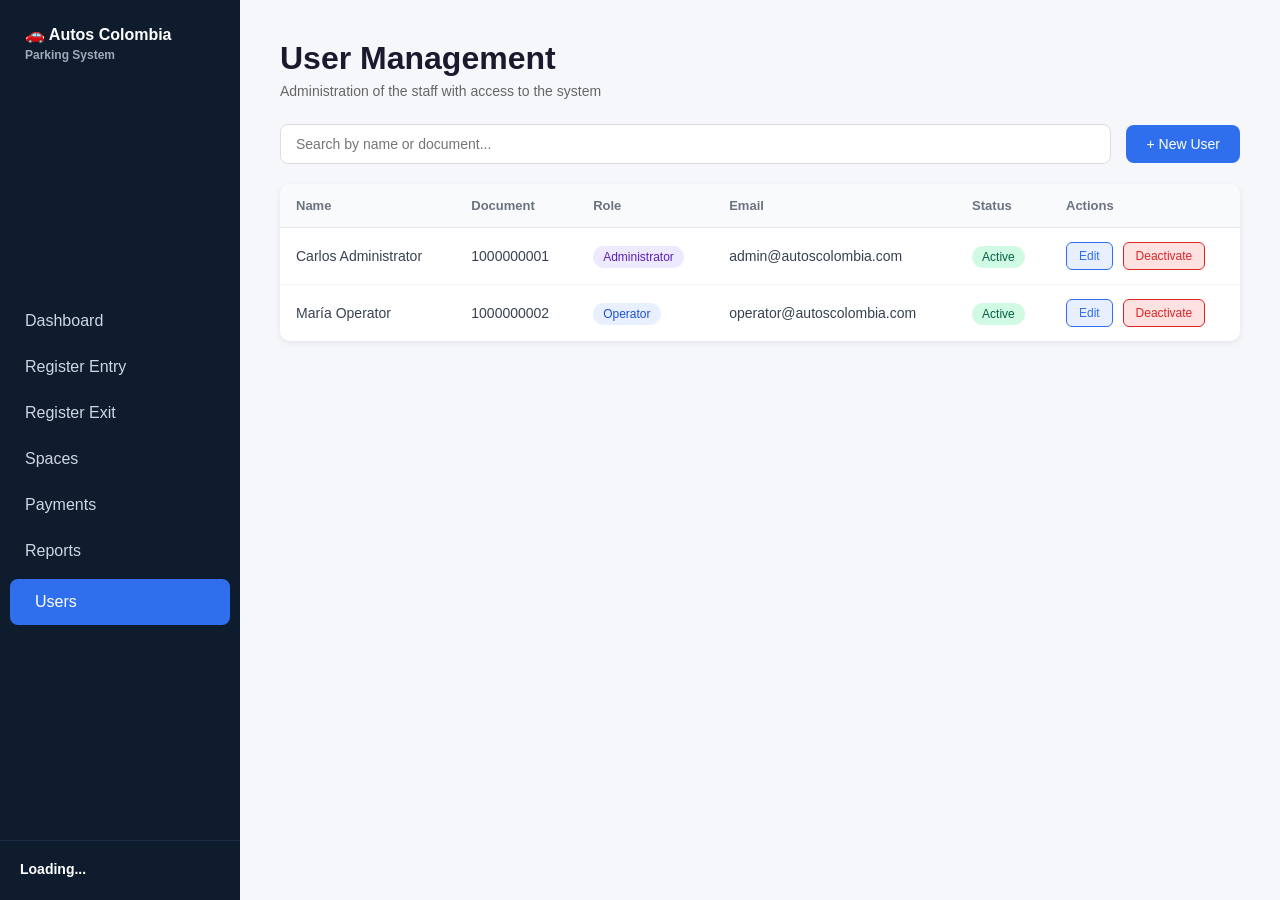
<file: HTML/users.html>
<!DOCTYPE html>
<html lang="en">

<head>
    <meta charset="UTF-8">
    <meta name="viewport" content="width=device-width, initial-scale=1.0">
    <title>User Management - Autos Colombia</title>
    <link rel="stylesheet" href="../CSS/sidebar.css">
    <link rel="stylesheet" href="../CSS/users.css">
</head>

<body>

    <div class="container">

        <!-- SIDEBAR -->
        <aside class="sidebar">

            <div class="logo">
                🚗 Autos Colombia
                <p>Parking System</p>
            </div>

            <nav class="menu">
                <a href="dashboard.html" data-testid="dashboard-link">Dashboard</a>
                <a href="entry.html" data-testid="entry-link">Register Entry</a>
                <a href="registerexit.html" data-testid="exit-link">Register Exit</a>
                <a href="spaces.html" data-testid="spaces-link">Spaces</a>
                <a href="payments.html" data-testid="payments-link">Payments</a>
                <a href="reports.html" data-testid="reports-link">Reports</a>
                <a class="active" href="users.html" data-testid="users-link">Users</a>
            </nav>

            <div class="user" id="sidebarUser" onclick="openUserModal()" style="cursor:pointer" data-testid="user-profile">
                <strong id="sidebarName" data-testid="user-name">Loading...</strong>
                <p id="sidebarEmail" data-testid="user-email"></p>
                <p id="sidebarRole" style="font-size:11px;color:#5a7ab5;margin-top:2px" data-testid="user-role"></p>
            </div>

            <!-- USER MODAL -->
            <div id="userModal" class="user-modal-overlay" data-testid="user-modal">
                <div class="user-modal">
                    <div class="user-modal-header">
                        <div class="modal-avatar" id="modalAvatar" data-testid="modal-avatar"></div>
                        <div>
                            <p class="user-modal-name" id="modalName" data-testid="modal-name"></p>
                            <p class="user-modal-role" id="modalRole" data-testid="modal-role"></p>
                        </div>
                    </div>
                    <div class="user-modal-fields">
                        <div class="user-modal-field">
                            <span class="user-modal-label">Email</span>
                            <span class="user-modal-value" id="modalEmail" data-testid="modal-email"></span>
                        </div>
                        <div class="user-modal-field">
                            <span class="user-modal-label">Phone</span>
                            <span class="user-modal-value" id="modalPhone" data-testid="modal-phone"></span>
                        </div>
                        <div class="user-modal-field">
                            <span class="user-modal-label">Document</span>
                            <span class="user-modal-value" id="modalDocument" data-testid="modal-document"></span>
                        </div>
                    </div>
                    <div class="user-modal-buttons">
                        <button class="btn-close-modal" onclick="closeUserModal()" data-testid="close-modal-btn">Close</button>
                        <button class="btn-logout" onclick="logout()" data-testid="logout-btn">Log out</button>
                    </div>
                </div>
            </div>

        </aside>


        <!-- MAIN -->
        <main class="main">

            <!-- VIEW: LIST -->
            <div id="listView" data-testid="users-list-view">

                <h1 data-testid="users-title">User Management</h1>
                <p class="subtitle">Administration of the staff with access to the system</p>

                <!-- TOP BAR -->
                <div class="top-bar">
                    <input type="text" id="search" placeholder="Search by name or document..." oninput="filterUsers()" data-testid="users-search-input">
                    <button class="btn-primary" onclick="showForm()" data-testid="users-new-btn">+ New User</button>
                </div>

                <!-- TABLE -->
                <div class="table-card">
                    <table>
                        <thead>
                            <tr>
                                <th>Name</th>
                                <th>Document</th>
                                <th>Role</th>
                                <th>Email</th>
                                <th>Status</th>
                                <th>Actions</th>
                            </tr>
                        </thead>
                        <tbody id="usersTable" data-testid="users-table">
                        </tbody>
                    </table>
                    <p id="noResults" class="no-results" style="display:none" data-testid="users-empty-message">No users found.</p>
                </div>

            </div>


            <!-- VIEW: FORM -->
            <div id="formView" style="display:none" data-testid="users-form-view">

                <a class="back" onclick="showList()" data-testid="users-back-link">← Back to list</a>

                <h1 id="formTitle" data-testid="users-form-title">Register User</h1>
                <p class="subtitle" id="formSubtitle" data-testid="users-form-subtitle">Fill in the details of the new system user</p>

                <div class="card">

                    <div class="grid">

                        <div class="form-group">
                            <label>Full name *</label>
                            <input type="text" id="name" placeholder="John Smith" data-testid="users-name-input">
                        </div>

                        <div class="form-group">
                            <label>Document number *</label>
                            <input type="text" id="document" placeholder="1234567890" data-testid="users-document-input">
                        </div>

                        <div class="form-group">
                            <label>Email address *</label>
                            <input type="email" id="email" placeholder="user@email.com" data-testid="users-email-input">
                        </div>

                        <div class="form-group">
                            <label>Contact phone</label>
                            <input type="text" id="phone" placeholder="300 123 4567" data-testid="users-phone-input">
                        </div>

                        <div class="form-group">
                            <label>Role *</label>
                            <select id="role" data-testid="users-role-select">
                                <option value="">Select a role</option>
                                <option value="Administrator">Administrator</option>
                                <option value="Operator">Operator</option>
                            </select>
                        </div>

                        <div class="form-group" id="passwordField" data-testid="users-password-field">
                            <label>Password *</label>
                            <input type="password" id="password" placeholder="At least 6 characters" data-testid="users-password-input">
                        </div>

                        <div class="form-group" id="confirmField" data-testid="users-confirm-field">
                            <label>Confirm password *</label>
                            <input type="password" id="confirm" placeholder="Repeat the password" data-testid="users-confirm-input">
                        </div>

                    </div>

                    <div class="buttons">
                        <button class="btn-cancel" onclick="showList()" data-testid="users-cancel-btn">Cancel</button>
                        <button class="btn-primary" onclick="saveUser()" data-testid="users-save-btn">Save User</button>
                    </div>

                </div>

            </div>


            <!-- MODAL DEACTIVATE -->
            <div id="deactivateModal" class="modal-overlay" style="display:none" data-testid="users-deactivate-modal">
                <div class="modal">
                    <div class="modal-icon">⚠️</div>
                    <h3 id="modalTitle" data-testid="users-modal-title">Deactivate user?</h3>
                    <p id="modalMessage" data-testid="users-modal-message">The user will lose access to the system. This action can be reverted.</p>
                    <div class="modal-buttons">
                        <button class="btn-cancel" onclick="closeModal()" data-testid="users-modal-cancel-btn">Cancel</button>
                        <button class="btn-danger" onclick="confirmAction()" data-testid="users-modal-confirm-btn">Confirm</button>
                    </div>
                </div>
            </div>

        </main>

    </div>

    <script src="../JS/sidebar.js"></script>
    <script src="../JS/users.js"></script>

</body>
</file>
<file: CSS/sidebar.css>
/* ─── SIDEBAR ────────────────────────────────────────────────────────────────── */

.sidebar {
    width: 240px;
    height: 100vh;
    background: #0f1c2e;
    color: white;
    display: flex;
    flex-direction: column;
    justify-content: space-between;
    position: fixed;
}

.logo {
    padding: 25px;
    font-size: 16px;
    font-weight: bold;
}

.logo p {
    font-size: 12px;
    color: #9fa9b8;
    margin-top: 4px;
}

.menu {
    display: flex;
    flex-direction: column;
}

.menu a {
    color: #cfd6e4;
    text-decoration: none;
    padding: 14px 25px;
    transition: 0.2s;
    cursor: pointer;
}

.menu a:hover {
    background: #1d2c44;
}

.menu a.active {
    background: #2f6fed;
    color: white;
    border-radius: 8px;
    margin: 5px 10px;
}


/* ─── USER BLOCK ─────────────────────────────────────────────────────────── */

.user {
    padding: 20px;
    font-size: 14px;
    border-top: 1px solid #1d2c44;
    cursor: pointer;
    transition: background 0.2s;
}

.user:hover {
    background: #1d2c44;
}

.user strong {
    display: block;
    color: white;
    font-size: 14px;
}

.user p {
    color: #9fa9b8;
    font-size: 12px;
    margin-top: 3px;
}

.user .user-role {
    font-size: 11px;
    color: #5a7ab5;
    margin-top: 2px;
}


/* ─── MAIN (margin to offset the fixed sidebar) ──────────────────────────────── */

.main {
    flex: 1;
    padding: 40px;
    margin-left: 240px;
    min-height: 100vh;
}


/* ─── USER MODAL ──────────────────────────────────────────────────────────── */

.user-modal-overlay {
    display: none;
    position: fixed;
    top: 0;
    left: 0;
    width: 100%;
    height: 100%;
    background: rgba(0, 0, 0, 0.45);
    z-index: 1000;
    align-items: center;
    justify-content: center;
}

.user-modal-overlay.visible {
    display: flex;
}

.user-modal {
    background: white;
    border-radius: 12px;
    padding: 30px;
    width: 340px;
    box-shadow: 0 10px 30px rgba(0, 0, 0, 0.15);
}

.user-modal-header {
    display: flex;
    align-items: center;
    gap: 14px;
    margin-bottom: 20px;
    padding-bottom: 16px;
    border-bottom: 1px solid #f3f4f6;
}

.modal-avatar {
    width: 48px;
    height: 48px;
    border-radius: 50%;
    background: #2f6fed;
    display: flex;
    align-items: center;
    justify-content: center;
    color: white;
    font-weight: bold;
    font-size: 18px;
    flex-shrink: 0;
}

.user-modal-name {
    font-weight: bold;
    font-size: 16px;
    color: #1a1a2e;
    margin-bottom: 2px;
}

.user-modal-role {
    font-size: 12px;
    color: #9ca3af;
}

.user-modal-fields {
    font-size: 13px;
    color: #374151;
    display: flex;
    flex-direction: column;
    gap: 10px;
    margin-bottom: 24px;
}

.user-modal-field {
    display: flex;
    gap: 8px;
}

.user-modal-label {
    color: #9ca3af;
    width: 80px;
    flex-shrink: 0;
}

.user-modal-value {
    font-weight: 500;
    color: #1a1a2e;
}

.user-modal-buttons {
    display: flex;
    gap: 10px;
}

.btn-close-modal {
    flex: 1;
    padding: 10px;
    border: 1px solid #e5e7eb;
    border-radius: 8px;
    background: white;
    cursor: pointer;
    font-size: 14px;
    color: #374151;
    transition: 0.2s;
}

.btn-close-modal:hover {
    background: #f3f4f6;
}

.btn-logout {
    flex: 1;
    padding: 10px;
    border: none;
    border-radius: 8px;
    background: #dc2626;
    color: white;
    cursor: pointer;
    font-size: 14px;
    font-weight: 500;
    transition: 0.2s;
}

.btn-logout:hover {
    background: #b91c1c;
}
</file>
<file: CSS/dashboard.css>
*{
margin:0;
padding:0;
box-sizing:border-box;
font-family:Arial, Helvetica, sans-serif;
}

body{
margin:0;
/* display:flex; */
background:#f5f7fb;
}

.container{
height:100vh;
display: flex;
}

.subtitle{
color:#666;
margin-bottom:20px;
}

/* CARDS */

.cards{
display:grid;
grid-template-columns:repeat(4,1fr);
gap:20px;
margin-bottom:25px;
}

.card{
background:white;
padding:20px;
border-radius:10px;
box-shadow:0 2px 5px rgba(0,0,0,0.1);
position:relative;
}

.big{
font-size:24px;
font-weight:bold;
}

.positive{
position:absolute;
top:20px;
right:20px;
color:green;
}

.alert{
border-left:5px solid red;
}

.bar{
height:6px;
background:#eee;
border-radius:5px;
margin-top:10px;
}

.fill{
height:6px;
width:70%;
background:#2563eb;
border-radius:5px;
}

/* CONTENT GRID */

.content{
display:grid;
grid-template-columns:2fr 1fr;
gap:20px;
}

.table-card{
background:white;
padding:20px;
border-radius:10px;
box-shadow:0 2px 5px rgba(0,0,0,0.1);
}

.table-header{
display:flex;
justify-content:space-between;
align-items:center;
margin-bottom:15px;
}

table{
width:100%;
border-collapse:collapse;
}

th, td{
padding:10px;
border-bottom:1px solid #eee;
text-align:left;
}

.status{
background:#d1fae5;
color:#065f46;
padding:4px 10px;
border-radius:12px;
font-size:12px;
}

/* BUTTONS */

.btn{
border:none;
padding:10px 15px;
border-radius:6px;
color:white;
cursor:pointer;
margin-top:10px;
}

.blue{ background:#2563eb; }
.orange{ background:#f97316; }
.green{ background:#16a34a; }
.purple{ background:#9333ea; }

/* ACTIONS */

.actions{
background:white;
padding:20px;
border-radius:10px;
box-shadow:0 2px 5px rgba(0,0,0,0.1);
}

.actions button{
width:100%;
margin-top:10px;
}

.alert-box{
margin-top:20px;
background:#fff7ed;
padding:15px;
border-radius:8px;
border:1px solid #fed7aa;
}

.alert-box ul{
padding-left:18px;
}
</file>
<file: CSS/entry.css>
*{
margin:0;
padding:0;
box-sizing:border-box;
font-family:Arial, Helvetica, sans-serif;
}

body{
margin:0;
background:#f5f7fb;
}

.container{
height:100vh;
display: flex;
}

.back{
color:#2563eb;
text-decoration:none;
font-size:14px;
}

.subtitle{
color:#666;
margin-bottom:20px;
}

/* CARD FORM */

.card{
background:white;
padding:30px;
border-radius:10px;
box-shadow:0 2px 6px rgba(0,0,0,0.1);
}

.grid{
display:grid;
grid-template-columns:1fr 1fr;
gap:20px;
}

.form-group{
display:flex;
flex-direction:column;
}

label{
font-size:14px;
margin-bottom:5px;
}

input, select, textarea{
padding:10px;
border:1px solid #ccc;
border-radius:6px;
}

textarea{
height:90px;
resize:none;
margin-top:10px;
}

/* BUTTONS */

.buttons{
display:flex;
justify-content:space-between;
margin-top:20px;
}

.btn{
padding:12px 20px;
border:none;
border-radius:6px;
cursor:pointer;
}

.cancel{
background:#e5e7eb;
}

.primary{
background:#2563eb;
color:white;
}

/* RATES */

.rates{
margin-top:20px;
background:#e8f0ff;
padding:20px;
border-radius:8px;
}

.rates ul{
padding-left:20px;
}

.monthly-notice {
    background: #ecfdf5;
    color: #065f46;
    border: 1px solid #6ee7b7;
    border-radius: 8px;
    padding: 10px 14px;
    font-size: 13px;
    font-weight: 500;
}
</file>
<file: CSS/login.css>
body{
    font-family: Arial, Helvetica, sans-serif;
    background-color: #f2f4f7;
    display:flex;
    justify-content:center;
    align-items:center;
    height:100vh;
}

.login-container{
    background:white;
    padding:40px;
    width:320px;
    border-radius:8px;
    box-shadow:0 4px 10px rgba(0,0,0,0.1);
    text-align:center;
}

.login-container h2{
    margin-bottom:5px;
}

.input-group{
    margin-top:20px;
    text-align:left;
}

.input-group label{
    font-size:14px;
}

.input-group input{
    width:100%;
    padding:10px;
    margin-top:5px;
    border:1px solid #ccc;
    border-radius:5px;
}

.btn-login{
    width:100%;
    padding:10px;
    margin-top:25px;
    border:none;
    border-radius:5px;
    background-color:#0d6efd;
    color:white;
    font-size:16px;
    cursor:pointer;
}

.btn-login:hover{
    background-color:#0b5ed7;
}

.error{
    color:red;
    margin-top:10px;
    font-size:14px;
}
</file>
<file: CSS/payments.css>
* {
    margin: 0;
    padding: 0;
    box-sizing: border-box;
    font-family: Arial, Helvetica, sans-serif;
}

body {
    display: flex;
    background: #f5f7fb;
}

.container {
    height: 100vh;
    display: flex;
    width: 100%;
}

h1 {
    margin-bottom: 4px;
    color: #1a1a2e;
}

.subtitle {
    color: #777;
    font-size: 14px;
    margin-bottom: 0;
}

/* ── TABS ─────────────────────────────────────────────────────────────────── */

.tabs-bar {
    display: flex;
    gap: 0;
    border-bottom: 2px solid #e5e7eb;
    margin: 18px 0 20px;
}

.tab {
    padding: 10px 24px;
    font-size: 14px;
    background: none;
    border: none;
    border-bottom: 2px solid transparent;
    margin-bottom: -2px;
    cursor: pointer;
    color: #6b7280;
    transition: 0.15s;
    white-space: nowrap;
}

.tab:hover {
    color: #374151;
}

.tab.active {
    color: #2f6fed;
    border-bottom-color: #2f6fed;
    font-weight: 500;
}

/* ── INFO NOTE ─────────────────────────────────────────────────────── */

.info-note {
    background: #eff6ff;
    border: 1px solid #bfdbfe;
    border-radius: 8px;
    padding: 10px 16px;
    font-size: 13px;
    color: #1e40af;
    margin-bottom: 16px;
    line-height: 1.5;
}

/* ── FILTERS ──────────────────────────────────────────────────────────────── */

.filters-bar {
    display: flex;
    gap: 14px;
    background: white;
    padding: 14px 16px;
    border-radius: 10px;
    box-shadow: 0 1px 4px rgba(0,0,0,.07);
    margin-bottom: 16px;
    align-items: flex-end;
    flex-wrap: wrap;
}

.filter-group label {
    display: block;
    font-size: 12px;
    color: #6b7280;
    margin-bottom: 4px;
}

.filter-group input,
.filter-group select {
    padding: 8px 10px;
    border: 1px solid #d1d5db;
    border-radius: 7px;
    font-size: 13px;
    color: #374151;
    background: white;
}

.filter-group input:focus,
.filter-group select:focus {
    outline: none;
    border-color: #2f6fed;
}

.btn-filter {
    background: #2f6fed;
    color: white;
    border: none;
    padding: 9px 18px;
    border-radius: 7px;
    cursor: pointer;
    font-size: 13px;
    white-space: nowrap;
    transition: 0.2s;
}

.btn-filter:hover {
    background: #1c54d1;
}

/* ── STATS ────────────────────────────────────────────────────────────────── */

.stats-grid {
    display: grid;
    grid-template-columns: repeat(3, 1fr);
    gap: 14px;
    margin-bottom: 16px;
}

.stat-card {
    background: white;
    padding: 16px;
    border-radius: 10px;
    box-shadow: 0 1px 4px rgba(0,0,0,.07);
}

.stat-card p {
    font-size: 12px;
    color: #6b7280;
    margin-bottom: 5px;
}

.stat-card h2 {
    font-size: 22px;
    font-weight: bold;
    color: #1a1a2e;
}

.stat-card.income     { border-left: 4px solid #16a34a; border-radius: 0 10px 10px 0; }
.stat-card.transaction { border-left: 4px solid #2f6fed; border-radius: 0 10px 10px 0; }
.stat-card.average    { border-left: 4px solid #f59e0b; border-radius: 0 10px 10px 0; }
.stat-card.active      { border-left: 4px solid #16a34a; border-radius: 0 10px 10px 0; }
.stat-card.upcoming     { border-left: 4px solid #f59e0b; border-radius: 0 10px 10px 0; }
.stat-card.expired     { border-left: 4px solid #dc2626; border-radius: 0 10px 10px 0; }

/* ── EXPIRED ALERT ─────────────────────────────────────────────────────── */

.expired-alert {
    background: #fef9c3;
    border: 1px solid #fde047;
    border-radius: 8px;
    padding: 10px 16px;
    font-size: 13px;
    font-weight: 500;
    color: #854d0e;
    margin-bottom: 16px;
    display: flex;
    align-items: center;
    gap: 8px;
}

/* ── TOP BAR SUBSCRIPTIONS ───────────────────────────────────────────────── */

.top-bar-subs {
    display: flex;
    gap: 12px;
    margin-bottom: 16px;
    align-items: center;
}

.top-bar-subs input {
    flex: 1;
    padding: 10px 14px;
    border: 1px solid #d1d5db;
    border-radius: 8px;
    font-size: 14px;
    background: white;
}

.top-bar-subs input:focus {
    outline: none;
    border-color: #2f6fed;
}

/* ── TABLE ────────────────────────────────────────────────────────────────── */

.table-card {
    background: white;
    border-radius: 10px;
    box-shadow: 0 1px 4px rgba(0,0,0,.07);
    overflow: hidden;
}

table {
    width: 100%;
    border-collapse: collapse;
}

th {
    padding: 12px 14px;
    background: #f8fafc;
    text-align: left;
    font-size: 12px;
    color: #6b7280;
    border-bottom: 1px solid #e5e7eb;
    font-weight: 600;
}

td {
    padding: 11px 14px;
    border-bottom: 1px solid #f3f4f6;
    font-size: 13px;
    color: #374151;
}

tr:last-child td {
    border-bottom: none;
}

tr:hover td {
    background: #f9fafb;
}

.row-expired td { background: #fff5f5; }
.row-upcoming td { background: #fffbeb; }
.row-expired:hover td { background: #fee2e2; }
.row-upcoming:hover td { background: #fef3c7; }

.no-results {
    text-align: center;
    padding: 36px;
    color: #9ca3af;
    font-size: 14px;
}

/* ── BADGES ───────────────────────────────────────────────────────────────── */

.badge {
    padding: 3px 10px;
    border-radius: 10px;
    font-size: 11px;
    font-weight: 500;
    display: inline-block;
}

.badge-time  { background: #e8f0ff; color: #1d4ed8; }
.badge-sub    { background: #ede9fe; color: #5b21b6; }
.badge-cash    { background: #d1fae5; color: #065f46; }
.badge-transfer  { background: #fef3c7; color: #92400e; }
.badge-card    { background: #fce7f3; color: #9d174d; }
.badge-active  { background: #d1fae5; color: #065f46; }
.badge-upcoming { background: #fef3c7; color: #92400e; }
.badge-expired { background: #fee2e2; color: #991b1b; }

/* ── PLATE TAG ────────────────────────────────────────────────────────────── */

.plate-tag {
    background: #1a1a2e;
    color: white;
    padding: 3px 9px;
    border-radius: 5px;
    font-size: 12px;
    font-weight: bold;
    letter-spacing: 0.5px;
}

/* ── TEXT HELPERS ────────────────────────────────────────────────────────── */

.text-muted   { color: #9ca3af; }
.text-success { color: #16a34a; }
.font-bold    { font-weight: bold; }

/* ── ACTION BUTTONS ─────────────────────────────────────────────────────── */

.btn-view {
    background: #e8f0ff;
    color: #2f6fed;
    border: 1px solid #2f6fed;
    padding: 5px 12px;
    border-radius: 6px;
    cursor: pointer;
    font-size: 12px;
    margin-right: 5px;
    transition: 0.2s;
}

.btn-view:hover {
    background: #2f6fed;
    color: white;
}

.btn-renew {
    background: #2f6fed;
    color: white;
    border: none;
    padding: 5px 12px;
    border-radius: 6px;
    cursor: pointer;
    font-size: 12px;
    transition: 0.2s;
}

.btn-renew:hover {
    background: #1c54d1;
}

.btn-edit {
    background: #fff7e6;
    color: #b45309;
    border: 1px solid #b45309;
    padding: 5px 12px;
    border-radius: 6px;
    cursor: pointer;
    font-size: 12px;
    margin-right: 5px;
    transition: 0.2s;
}

.btn-edit:hover {
    background: #b45309;
    color: white;
}

.btn-delete {
    background: #fff0f0;
    color: #dc2626;
    border: 1px solid #dc2626;
    padding: 5px 12px;
    border-radius: 6px;
    cursor: pointer;
    font-size: 12px;
    transition: 0.2s;
}

.btn-delete:hover {
    background: #dc2626;
    color: white;
}

.btn-primary {
    background: #2f6fed;
    color: white;
    border: none;
    padding: 10px 18px;
    border-radius: 8px;
    cursor: pointer;
    font-size: 14px;
    transition: 0.2s;
    white-space: nowrap;
}

.btn-primary:hover {
    background: #1c54d1;
}

/* ── SUBSCRIPTION MODAL ────────────────────────────────────────────────────── */

.modal-overlay {
    position: fixed;
    top: 0; left: 0;
    width: 100%; height: 100%;
    background: rgba(0,0,0,0.45);
    display: flex;
    align-items: center;
    justify-content: center;
    z-index: 1000;
}

.modal {
    background: white;
    padding: 30px;
    border-radius: 12px;
    max-width: 420px;
    width: 90%;
    box-shadow: 0 10px 30px rgba(0,0,0,0.15);
}

.modal h3 {
    font-size: 18px;
    margin-bottom: 20px;
    color: #1a1a2e;
}

.form-group {
    display: flex;
    flex-direction: column;
    margin-bottom: 14px;
}

.form-group label {
    font-size: 13px;
    font-weight: 500;
    color: #374151;
    margin-bottom: 5px;
}

.form-group input,
.form-group select {
    padding: 10px 12px;
    border: 1px solid #d1d5db;
    border-radius: 8px;
    font-size: 14px;
    color: #374151;
    transition: 0.2s;
}

.form-group input:focus,
.form-group select:focus {
    outline: none;
    border-color: #2f6fed;
    box-shadow: 0 0 0 3px rgba(47,111,237,0.1);
}

.form-group input:disabled {
    background: #f3f4f6;
    color: #9ca3af;
}

.modal-buttons {
    display: flex;
    gap: 10px;
    justify-content: flex-end;
    margin-top: 20px;
}

.btn-cancel {
    background: #e5e7eb;
    color: #374151;
    border: none;
    padding: 10px 18px;
    border-radius: 8px;
    cursor: pointer;
    font-size: 14px;
    transition: 0.2s;
}

.btn-cancel:hover {
    background: #d1d5db;
}

/* ── RECEIPT ───────────────────────────────────────────────────────────────── */

.receipt-overlay {
    position: fixed;
    top: 0; left: 0;
    width: 100%; height: 100%;
    background: rgba(0,0,0,0.45);
    display: flex;
    align-items: center;
    justify-content: center;
    z-index: 2000;
}

.receipt-card {
    background: white;
    border-radius: 12px;
    width: 380px;
    overflow: hidden;
    box-shadow: 0 10px 30px rgba(0,0,0,0.2);
}

.receipt-header {
    background: #0f1c2e;
    padding: 18px;
    text-align: center;
}

.receipt-title {
    font-size: 16px;
    font-weight: bold;
    color: white;
    margin-bottom: 2px;
}

.receipt-subtitle {
    font-size: 11px;
    color: #9fa9b8;
}

.receipt-num {
    background: #2f6fed;
    color: white;
    text-align: center;
    padding: 8px;
    font-size: 12px;
    font-weight: bold;
    letter-spacing: 1px;
}

.receipt-body {
    padding: 20px;
}

.receipt-check {
    width: 40px;
    height: 40px;
    background: #d1fae5;
    border-radius: 50%;
    display: flex;
    align-items: center;
    justify-content: center;
    font-size: 18px;
    font-weight: bold;
    color: #16a34a;
    margin: 0 auto 14px;
    text-align: center;
    line-height: 40px;
}

.receipt-plate-wrap {
    text-align: center;
    margin-bottom: 16px;
}

.receipt-plate {
    display: inline-block;
    background: #1a1a2e;
    color: white;
    padding: 6px 18px;
    border-radius: 7px;
    font-size: 16px;
    font-weight: bold;
    letter-spacing: 2px;
}

.receipt-sub {
    display: block;
    font-size: 12px;
    color: #6b7280;
    margin-top: 6px;
}

.receipt-rows {
    border-top: 1px dashed #e5e7eb;
    padding-top: 12px;
    margin-bottom: 12px;
}

.receipt-row {
    display: flex;
    justify-content: space-between;
    padding: 5px 0;
    font-size: 12px;
    border-bottom: 1px solid #f3f4f6;
}

.receipt-row:last-child {
    border-bottom: none;
}

.rec-label { color: #6b7280; }
.rec-val   { font-weight: 500; color: #1a1a2e; }

.total-row {
    display: flex;
    justify-content: space-between;
    background: #f0fdf4;
    border-radius: 8px;
    padding: 12px 14px;
    font-weight: bold;
    font-size: 15px;
    color: #16a34a;
}

.total-monthly {
    background: #eff6ff;
    border-radius: 8px;
    padding: 12px 14px;
    font-size: 13px;
    color: #1e40af;
    text-align: center;
}

.receipt-footer {
    border-top: 1px solid #f3f4f6;
    padding: 14px 20px;
    display: flex;
    gap: 10px;
}

.receipt-footer button {
    flex: 1;
    padding: 10px;
    border-radius: 8px;
    cursor: pointer;
    font-size: 13px;
    transition: 0.2s;
    border: none;
    background: #1a1a2e;
    color: white;
}

.btn-close-receipt {
    background: white !important;
    color: #374151 !important;
    border: 1px solid #d1d5db !important;
}

.btn-close-receipt:hover {
    background: #f3f4f6 !important;
}

/* ── MAIN ─────────────────────────────────────────────────────────────────── */

.main {
    flex: 1;
    padding: 36px 40px;
    margin-left: 240px;
    min-height: 100vh;
    overflow-y: auto;
}
</file>
<file: CSS/registerexit.css>
* {
    margin: 0;
    padding: 0;
    box-sizing: border-box;
    font-family: Arial, Helvetica, sans-serif;
}

body {
    background: #f5f7fb;
}

.container {
    display: flex;
    height: 100vh;
}

h1 {
    color: #1a1a2e;
    margin-bottom: 4px;
}

.subtitle {
    color: #666;
    font-size: 13px;
    margin-bottom: 20px;
}

/* ── SEARCH BOX ─────────────────────────────────────────────────────────────── */

.search-box {
    display: flex;
    gap: 10px;
    margin-bottom: 20px;
}

.search-box input {
    flex: 1;
    padding: 11px 14px;
    border: 1px solid #d1d5db;
    border-radius: 8px;
    font-size: 14px;
    color: #374151;
}

.search-box input:focus {
    outline: none;
    border-color: #2f6fed;
}

.search-box button {
    background: #2f6fed;
    color: white;
    border: none;
    padding: 11px 24px;
    border-radius: 8px;
    cursor: pointer;
    font-size: 14px;
    transition: 0.2s;
}

.search-box button:hover {
    background: #1c54d1;
}

/* ── PLACEHOLDERS ─────────────────────────────────────────────────────────── */

.result {
    background: white;
    padding: 50px;
    border-radius: 12px;
    text-align: center;
    color: #9ca3af;
    box-shadow: 0 2px 6px rgba(0,0,0,.08);
}

.car-icon {
    font-size: 48px;
    margin-bottom: 12px;
}

.result-error {
    border-left: 4px solid #dc2626;
    color: #dc2626;
    border-radius: 0 12px 12px 0;
}

/* ── VEHICLE CARD ─────────────────────────────────────────────────────────── */

.vehicle-card {
    background: white;
    border-radius: 12px;
    padding: 24px;
    box-shadow: 0 2px 6px rgba(0,0,0,.08);
}

.vehicle-header {
    display: flex;
    align-items: center;
    gap: 14px;
    margin-bottom: 20px;
    padding-bottom: 16px;
    border-bottom: 1px solid #f3f4f6;
}

.vehicle-header h2 {
    font-size: 22px;
    color: #1a1a2e;
    background: #1a1a2e;
    color: white;
    padding: 5px 14px;
    border-radius: 6px;
    letter-spacing: 1px;
}

.badge-type {
    background: #e8f0ff;
    color: #1d4ed8;
    padding: 4px 12px;
    border-radius: 10px;
    font-size: 13px;
    font-weight: 500;
}

/* ── FIELDS GRID ──────────────────────────────────────────────────────────── */

.vehicle-grid {
    display: grid;
    grid-template-columns: 1fr 1fr;
    gap: 14px;
    margin-bottom: 20px;
}

.vehicle-field {
    display: flex;
    flex-direction: column;
    gap: 3px;
}

.field-label {
    font-size: 11px;
    color: #9ca3af;
    text-transform: uppercase;
    letter-spacing: 0.5px;
    font-weight: 600;
}

.field-value {
    font-size: 14px;
    font-weight: 500;
    color: #1a1a2e;
}

/* ── CHARGE BOX ────────────────────────────────────────────────────────────── */

.charge-box {
    background: #f8fafc;
    border-radius: 10px;
    padding: 20px;
    margin-bottom: 14px;
    border: 1px solid #e5e7eb;
}

.charge-label {
    font-size: 12px;
    color: #6b7280;
    margin-bottom: 4px;
    text-transform: uppercase;
    font-weight: 600;
    letter-spacing: 0.5px;
}

.charge-value {
    font-size: 32px;
    font-weight: bold;
    color: #1a1a2e;
    margin-bottom: 18px;
}

/* ── PAYMENT METHOD ───────────────────────────────────────────────────────── */

.payment-method-section {
    border-top: 1px solid #e5e7eb;
    padding-top: 14px;
}

.method-label {
    font-size: 12px;
    font-weight: 600;
    color: #374151;
    margin-bottom: 10px;
    text-transform: uppercase;
    letter-spacing: 0.5px;
}

.method-options {
    display: flex;
    gap: 10px;
    flex-wrap: wrap;
}

.btn-method {
    flex: 1;
    min-width: 120px;
    padding: 10px 14px;
    border: 1.5px solid #d1d5db;
    border-radius: 8px;
    background: white;
    cursor: pointer;
    font-size: 13px;
    color: #374151;
    text-align: center;
    transition: 0.15s;
}

.btn-method:hover {
    border-color: #2f6fed;
    color: #2f6fed;
}

.btn-method.active {
    border-color: #2f6fed;
    background: #e8f0ff;
    color: #2f6fed;
    font-weight: 500;
}

/* ── MONTHLY BOX ──────────────────────────────────────────────────────────── */

.monthly-box {
    display: flex;
    align-items: flex-start;
    gap: 14px;
    background: #eff6ff;
    border: 1px solid #bfdbfe;
    border-radius: 10px;
    padding: 16px 20px;
    margin-bottom: 14px;
    color: #1e40af;
    font-size: 14px;
    line-height: 1.5;
}

.monthly-icon {
    font-size: 22px;
    flex-shrink: 0;
    margin-top: 2px;
}

/* ── AUTOMATIC FLOW NOTE ────────────────────────────────────────────────── */

.flow-note {
    background: #f0fdf4;
    border: 1px solid #bbf7d0;
    border-radius: 8px;
    padding: 10px 14px;
    font-size: 12px;
    color: #15803d;
    margin-bottom: 16px;
    line-height: 1.5;
}

/* ── CONFIRM BUTTON ──────────────────────────────────────────────────────── */

.exit-btn {
    width: 100%;
    padding: 14px;
    background: #16a34a;
    color: white;
    border: none;
    border-radius: 8px;
    font-size: 15px;
    font-weight: 500;
    cursor: pointer;
    transition: 0.2s;
}

.exit-btn:hover {
    background: #15803d;
}

/* ── RECEIPT MODAL ─────────────────────────────────────────────────────────── */

.receipt-overlay {
    position: fixed;
    top: 0; left: 0;
    width: 100%; height: 100%;
    background: rgba(0,0,0,0.45);
    display: flex;
    align-items: center;
    justify-content: center;
    z-index: 2000;
}

.receipt-card {
    background: white;
    border-radius: 12px;
    width: 380px;
    overflow: hidden;
    box-shadow: 0 10px 30px rgba(0,0,0,0.2);
}

.receipt-header {
    background: #0f1c2e;
    padding: 18px;
    text-align: center;
}

.receipt-title {
    font-size: 16px;
    font-weight: bold;
    color: white;
    margin-bottom: 2px;
}

.receipt-subtitle {
    font-size: 11px;
    color: #9fa9b8;
}

.receipt-num {
    background: #2f6fed;
    color: white;
    text-align: center;
    padding: 8px;
    font-size: 12px;
    font-weight: bold;
    letter-spacing: 1px;
}

.receipt-body {
    padding: 20px;
}

.receipt-check {
    width: 40px;
    height: 40px;
    background: #d1fae5;
    border-radius: 50%;
    display: flex;
    align-items: center;
    justify-content: center;
    font-size: 18px;
    font-weight: bold;
    color: #16a34a;
    margin: 0 auto 14px;
    text-align: center;
    line-height: 40px;
}

.receipt-plate-wrap {
    text-align: center;
    margin-bottom: 16px;
}

.receipt-plate {
    display: inline-block;
    background: #1a1a2e;
    color: white;
    padding: 6px 18px;
    border-radius: 7px;
    font-size: 16px;
    font-weight: bold;
    letter-spacing: 2px;
}

.receipt-sub {
    display: block;
    font-size: 12px;
    color: #6b7280;
    margin-top: 6px;
}

.receipt-rows {
    border-top: 1px dashed #e5e7eb;
    padding-top: 12px;
    margin-bottom: 12px;
}

.receipt-row {
    display: flex;
    justify-content: space-between;
    padding: 5px 0;
    font-size: 12px;
    border-bottom: 1px solid #f3f4f6;
}

.receipt-row:last-child { border-bottom: none; }

.rec-label { color: #6b7280; }
.rec-val   { font-weight: 500; color: #1a1a2e; }

.receipt-total {
    margin-top: 4px;
}

.total-row {
    display: flex;
    justify-content: space-between;
    background: #f0fdf4;
    border-radius: 8px;
    padding: 12px 14px;
    font-weight: bold;
    font-size: 15px;
    color: #16a34a;
}

.total-monthly {
    background: #eff6ff;
    border-radius: 8px;
    padding: 12px 14px;
    font-size: 13px;
    color: #1e40af;
    text-align: center;
}

.receipt-footer {
    border-top: 1px solid #f3f4f6;
    padding: 14px 20px;
    display: flex;
    gap: 10px;
}

.receipt-footer button {
    flex: 1;
    padding: 10px;
    border-radius: 8px;
    cursor: pointer;
    font-size: 13px;
    transition: 0.2s;
    border: none;
    background: #1a1a2e;
    color: white;
}

.btn-close-receipt {
    background: white !important;
    color: #374151 !important;
    border: 1px solid #d1d5db !important;
}

.btn-close-receipt:hover {
    background: #f3f4f6 !important;
}

/* ── MAIN ─────────────────────────────────────────────────────────────────── */

.main {
    flex: 1;
    padding: 36px 40px;
    margin-left: 240px;
    overflow-y: auto;
}

/* ── PRINT: only shows the receipt ───────────────────────────────────────── */

@media print {
    .container {
        display: none !important;
    }
    .receipt-overlay {
        position: static;
        background: none;
        display: block !important;
    }
    .receipt-card {
        box-shadow: none;
        width: 100%;
    }
    .receipt-footer {
        display: none;
    }
}
</file>
<file: CSS/spaces.css>
* {
    margin: 0;
    padding: 0;
    box-sizing: border-box;
    font-family: Arial, Helvetica, sans-serif;
}

body {
    display: flex;
    background: #f5f7fb;
}

.back {
    color: #2f6fed;
    font-size: 14px;
    cursor: pointer;
    text-decoration: none;
    display: inline-block;
    margin-bottom: 15px;
}

.back:hover {
    text-decoration: underline;
}

.main-header {
    display: flex;
    justify-content: space-between;
    align-items: flex-start;
    margin-bottom: 25px;
}

h1 {
    color: #1a1a2e;
    margin-bottom: 4px;
}

.subtitle {
    color: #777;
    font-size: 14px;
}

/* BUTTONS */
.btn-primary {
    background: #2f6fed;
    color: white;
    border: none;
    padding: 11px 20px;
    border-radius: 8px;
    cursor: pointer;
    font-size: 14px;
    transition: 0.2s;
    white-space: nowrap;
}

.btn-primary:hover {
    background: #1c54d1;
}

.btn-cancel {
    background: #e5e7eb;
    color: #374151;
    border: none;
    padding: 11px 20px;
    border-radius: 8px;
    cursor: pointer;
    font-size: 14px;
    transition: 0.2s;
}

.btn-cancel:hover {
    background: #d1d5db;
}

/* SUMMARY CARDS */
.cards {
    display: grid;
    grid-template-columns: repeat(4, 1fr);
    gap: 20px;
    margin-bottom: 25px;
}

.card {
    background: white;
    padding: 20px;
    border-radius: 10px;
    box-shadow: 0 2px 6px rgba(0, 0, 0, 0.08);
}

.card p {
    font-size: 13px;
    color: #666;
    margin-bottom: 6px;
}

.card h2 {
    font-size: 28px;
    color: #1a1a2e;
}

.card.available { border-left: 4px solid #16a34a; }
.card.occupied    { border-left: 4px solid #dc2626; }
.card.maintenance { border-left: 4px solid #f59e0b; }
.card.total       { border-left: 4px solid #2f6fed; }

/* FILTERS */
.parking-container {
    background: white;
    padding: 20px;
    border-radius: 10px;
    box-shadow: 0 2px 6px rgba(0, 0, 0, 0.08);
    margin-bottom: 20px;
}

.zone-filters {
    margin-bottom: 20px;
    display: flex;
    gap: 10px;
    flex-wrap: wrap;
}

.filter {
    padding: 8px 15px;
    border: none;
    border-radius: 6px;
    background: #e5e7eb;
    cursor: pointer;
    font-size: 13px;
    transition: 0.2s;
}

.filter:hover {
    background: #d1d5db;
}

.filter.active {
    background: #2f6fed;
    color: white;
}

/* SPACES GRID */
.parking-grid {
    display: grid;
    grid-template-columns: repeat(6, 1fr);
    gap: 15px;
}

.parking-space {
    border-radius: 10px;
    padding: 15px;
    text-align: center;
    color: white;
    font-weight: bold;
    cursor: pointer;
    transition: transform 0.15s, opacity 0.15s;
}

.parking-space:hover {
    transform: scale(1.05);
    opacity: 0.9;
}

.parking-space.available   { background: #16a34a; }
.parking-space.occupied      { background: #ef4444; }
.parking-space.maintenance { background: #f59e0b; }

.icon {
    font-size: 22px;
    margin-bottom: 5px;
}

.space-id {
    font-size: 16px;
}

.plate {
    font-size: 11px;
    background: rgba(255, 255, 255, 0.25);
    padding: 3px 6px;
    border-radius: 4px;
    margin-top: 5px;
}

/* LEGEND */
.legend {
    display: flex;
    gap: 30px;
    margin-top: 20px;
    font-size: 14px;
    color: #555;
}

.box {
    width: 18px;
    height: 18px;
    display: inline-block;
    border-radius: 4px;
    margin-right: 6px;
    vertical-align: middle;
}

.box.available    { background: #16a34a; }
.box.occupied       { background: #ef4444; }
.box.maintenance { background: #f59e0b; }

/* MODAL BASE */
.modal-overlay {
    position: fixed;
    top: 0;
    left: 0;
    width: 100%;
    height: 100%;
    background: rgba(0, 0, 0, 0.45);
    display: flex;
    align-items: center;
    justify-content: center;
    z-index: 1000;
}

.modal {
    background: white;
    padding: 30px;
    border-radius: 12px;
    max-width: 400px;
    width: 90%;
    box-shadow: 0 10px 30px rgba(0, 0, 0, 0.15);
}

.modal h3 {
    font-size: 18px;
    margin-bottom: 8px;
    color: #1a1a2e;
}

.modal-current-status {
    font-size: 13px;
    color: #6b7280;
    margin-bottom: 20px;
}

/* STATUS OPTIONS */
.status-options {
    display: flex;
    flex-direction: column;
    gap: 10px;
    margin-bottom: 20px;
}

.btn-status {
    padding: 12px;
    border: none;
    border-radius: 8px;
    cursor: pointer;
    font-size: 14px;
    font-weight: bold;
    color: white;
    transition: opacity 0.2s;
    text-align: left;
}

.btn-status:hover { opacity: 0.85; }
.btn-status.available    { background: #16a34a; }
.btn-status.occupied       { background: #ef4444; }
.btn-status.maintenance { background: #f59e0b; }

.btn-status.selected {
    outline: 3px solid #1a1a2e;
    outline-offset: 2px;
}

.modal-info {
    font-size: 12px;
    color: #9ca3af;
    margin-bottom: 20px;
}

.modal-buttons {
    display: flex;
    justify-content: flex-end;
    gap: 10px;
}

/* NEW SPOT FORM MODAL */
.modal-form {
    max-width: 440px;
}

.modal-form h3 {
    margin-bottom: 20px;
}

.form-group {
    display: flex;
    flex-direction: column;
    margin-bottom: 16px;
}

.form-group label {
    font-size: 13px;
    font-weight: 500;
    color: #374151;
    margin-bottom: 6px;
}

.form-group input,
.form-group select {
    padding: 10px 12px;
    border: 1px solid #d1d5db;
    border-radius: 8px;
    font-size: 14px;
    color: #374151;
    transition: 0.2s;
}

.form-group input:focus,
.form-group select:focus {
    outline: none;
    border-color: #2f6fed;
    box-shadow: 0 0 0 3px rgba(47, 111, 237, 0.1);
}

.form-group input.error,
.form-group select.error {
    border-color: #dc2626;
}

.radio-group {
    display: flex;
    gap: 20px;
    padding-top: 6px;
}

.radio-label {
    display: flex;
    align-items: center;
    gap: 6px;
    font-size: 14px;
    cursor: pointer;
    color: #374151;
}
</file>
<file: CSS/users.css>
* {
    margin: 0;
    padding: 0;
    box-sizing: border-box;
    font-family: Arial, Helvetica, sans-serif;
}

body {
    display: flex;
    background: #f5f7fb;
}

.container {
    height: 100vh;
    display: flex;
    width: 100%;
}

h1 {
    margin-bottom: 6px;
    color: #1a1a2e;
}

.subtitle {
    color: #666;
    margin-bottom: 25px;
    font-size: 14px;
}

.back {
    color: #2f6fed;
    font-size: 14px;
    cursor: pointer;
    display: inline-block;
    margin-bottom: 15px;
}

.back:hover {
    text-decoration: underline;
}

/* TOP BAR */

.top-bar {
    display: flex;
    gap: 15px;
    margin-bottom: 20px;
    align-items: center;
}

.top-bar input {
    flex: 1;
    padding: 11px 15px;
    border: 1px solid #ddd;
    border-radius: 8px;
    font-size: 14px;
    background: white;
}

.top-bar input:focus {
    outline: none;
    border-color: #2f6fed;
}

/* BUTTONS */

.btn-primary {
    background: #2f6fed;
    color: white;
    border: none;
    padding: 11px 20px;
    border-radius: 8px;
    cursor: pointer;
    font-size: 14px;
    white-space: nowrap;
    transition: 0.2s;
}

.btn-primary:hover {
    background: #1c54d1;
}

.btn-cancel {
    background: #e5e7eb;
    color: #374151;
    border: none;
    padding: 11px 20px;
    border-radius: 8px;
    cursor: pointer;
    font-size: 14px;
    transition: 0.2s;
}

.btn-cancel:hover {
    background: #d1d5db;
}

.btn-danger {
    background: #dc2626;
    color: white;
    border: none;
    padding: 11px 20px;
    border-radius: 8px;
    cursor: pointer;
    font-size: 14px;
    transition: 0.2s;
}

.btn-danger:hover {
    background: #b91c1c;
}

.btn-edit {
    background: #e8f0ff;
    color: #2f6fed;
    border: 1px solid #2f6fed;
    padding: 6px 12px;
    border-radius: 6px;
    cursor: pointer;
    font-size: 12px;
    margin-right: 6px;
    transition: 0.2s;
}

.btn-edit:hover {
    background: #2f6fed;
    color: white;
}

.btn-toggle-off {
    background: #fee2e2;
    color: #dc2626;
    border: 1px solid #dc2626;
    padding: 6px 12px;
    border-radius: 6px;
    cursor: pointer;
    font-size: 12px;
    transition: 0.2s;
}

.btn-toggle-off:hover {
    background: #dc2626;
    color: white;
}

.btn-toggle-on {
    background: #d1fae5;
    color: #065f46;
    border: 1px solid #059669;
    padding: 6px 12px;
    border-radius: 6px;
    cursor: pointer;
    font-size: 12px;
    transition: 0.2s;
}

.btn-toggle-on:hover {
    background: #059669;
    color: white;
}

/* TABLE */

.table-card {
    background: white;
    border-radius: 10px;
    box-shadow: 0 2px 6px rgba(0, 0, 0, 0.08);
    overflow: hidden;
}

table {
    width: 100%;
    border-collapse: collapse;
}

th {
    padding: 14px 16px;
    background: #f8fafc;
    text-align: left;
    font-size: 13px;
    color: #6b7280;
    border-bottom: 1px solid #e5e7eb;
    font-weight: 600;
}

td {
    padding: 14px 16px;
    border-bottom: 1px solid #f3f4f6;
    font-size: 14px;
    color: #374151;
}

tr:last-child td {
    border-bottom: none;
}

tr:hover td {
    background: #f9fafb;
}

.badge-active {
    background: #d1fae5;
    color: #065f46;
    padding: 4px 10px;
    border-radius: 12px;
    font-size: 12px;
    font-weight: 500;
}

.badge-inactive {
    background: #f3f4f6;
    color: #6b7280;
    padding: 4px 10px;
    border-radius: 12px;
    font-size: 12px;
    font-weight: 500;
}

.badge-admin {
    background: #ede9fe;
    color: #5b21b6;
    padding: 4px 10px;
    border-radius: 12px;
    font-size: 12px;
}

.badge-operator {
    background: #e8f0ff;
    color: #1d4ed8;
    padding: 4px 10px;
    border-radius: 12px;
    font-size: 12px;
}

.no-results {
    text-align: center;
    padding: 40px;
    color: #9ca3af;
    font-size: 14px;
}

/* FORM */

.card {
    background: white;
    padding: 30px;
    border-radius: 10px;
    box-shadow: 0 2px 6px rgba(0, 0, 0, 0.08);
}

.grid {
    display: grid;
    grid-template-columns: 1fr 1fr;
    gap: 20px;
    margin-bottom: 20px;
}

.form-group {
    display: flex;
    flex-direction: column;
}

label {
    font-size: 13px;
    margin-bottom: 6px;
    color: #374151;
    font-weight: 500;
}

input, select {
    padding: 11px 12px;
    border: 1px solid #d1d5db;
    border-radius: 8px;
    font-size: 14px;
    color: #374151;
    transition: 0.2s;
}

input:focus, select:focus {
    outline: none;
    border-color: #2f6fed;
    box-shadow: 0 0 0 3px rgba(47, 111, 237, 0.1);
}

input.error, select.error {
    border-color: #dc2626;
}

.buttons {
    display: flex;
    justify-content: flex-end;
    gap: 12px;
    margin-top: 10px;
}

/* MODAL */

.modal-overlay {
    position: fixed;
    top: 0;
    left: 0;
    width: 100%;
    height: 100%;
    background: rgba(0, 0, 0, 0.45);
    display: flex;
    align-items: center;
    justify-content: center;
    z-index: 1000;
}

.modal {
    background: white;
    padding: 35px;
    border-radius: 12px;
    max-width: 400px;
    width: 90%;
    text-align: center;
    box-shadow: 0 10px 30px rgba(0, 0, 0, 0.15);
}

.modal-icon {
    font-size: 40px;
    margin-bottom: 15px;
}

.modal h3 {
    font-size: 18px;
    margin-bottom: 10px;
    color: #1a1a2e;
}

.modal p {
    font-size: 14px;
    color: #6b7280;
    margin-bottom: 25px;
    line-height: 1.5;
}

.modal-buttons {
    display: flex;
    gap: 12px;
    justify-content: center;
}
</file>
